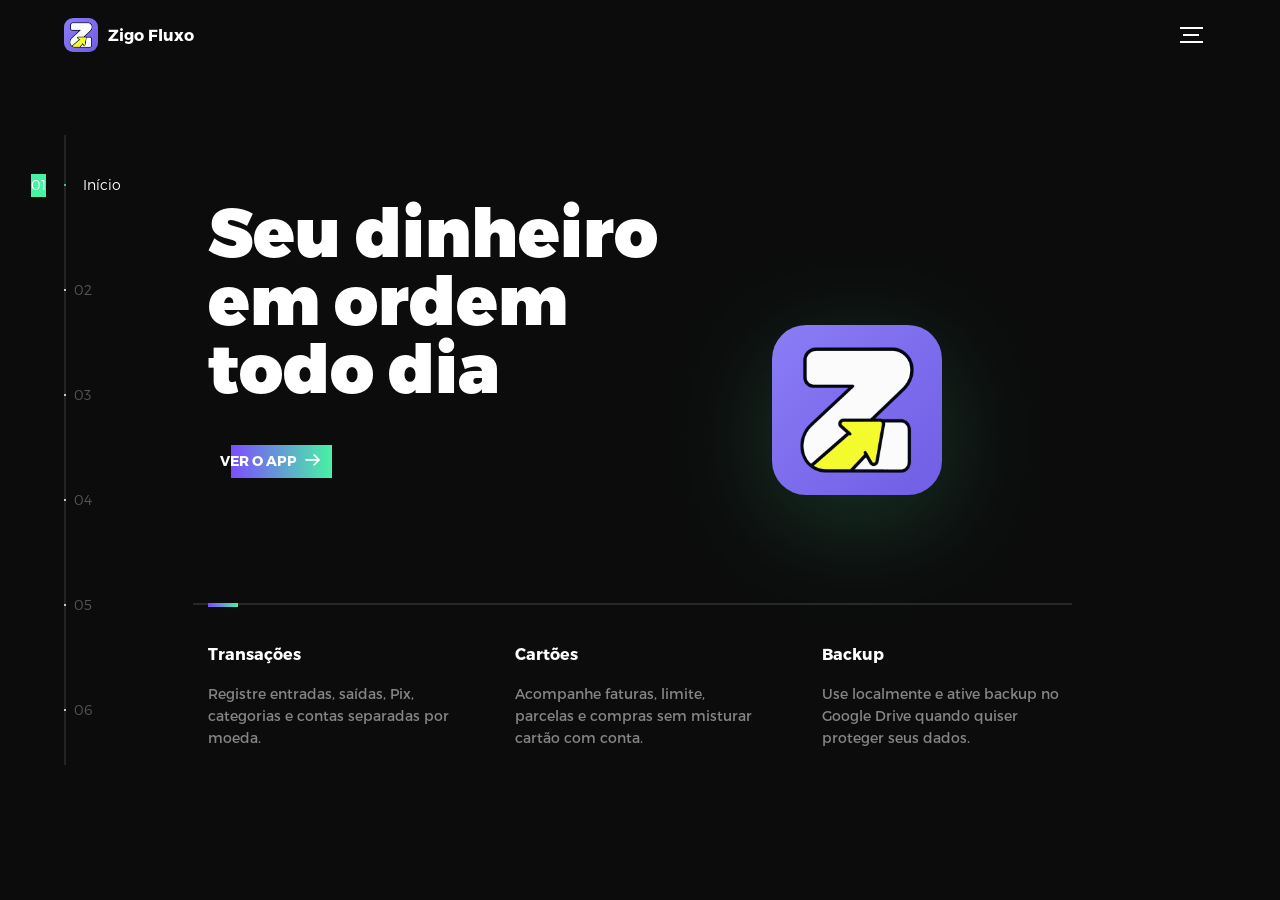
<file: index.html>
<!DOCTYPE html>
<html lang="pt-BR">
<head>
  <title>Zigo Fluxo | Finanças Pessoais</title>
  <meta charset="utf-8">
  <meta name="viewport" content="width=device-width, initial-scale=1">
  <meta http-equiv="X-UA-Compatible" content="IE=edge">
  <meta name="description" content="Zigo Fluxo organiza transações, cartões, orçamentos, metas e backup em um aplicativo financeiro simples.">
  <meta name="keywords" content="zigo fluxo, finanças pessoais, orçamento, cartões, transações, backup">
  <meta name="author" content="Wagner Silva">
  <link rel="icon" href="assets/img/zigo-icon.png">
  <link rel="stylesheet" href="assets/css/main.css">
  <link rel="stylesheet" href="assets/css/zigo-polish.css">
</head>
<body>

<div class="device-notification">
  <a class="device-notification--logo" href="#0">
    <img src="assets/img/zigo-icon.png" alt="Zigo Fluxo">
    <p>Zigo Fluxo</p>
  </a>
  <p class="device-notification--message">Para ver o site com o efeito completo, use o celular em pé ou abra em uma tela maior.</p>
</div>

<div class="perspective effect-rotate-left">
  <div class="container"><div class="outer-nav--return"></div>
    <div id="viewport" class="l-viewport">
      <div class="l-wrapper">
        <header class="header">
          <a class="header--logo" href="#0">
            <img src="assets/img/zigo-icon.png" alt="Zigo Fluxo">
            <p>Zigo Fluxo</p>
          </a>
          <div class="header--nav-toggle" aria-label="Abrir menu">
            <span></span>
          </div>
        </header>

        <nav class="l-side-nav">
          <ul class="side-nav">
            <li class="is-active"><span>Início</span></li>
            <li><span>Sobre</span></li>
            <li><span>App</span></li>
            <li><span>FAQ</span></li>
            <li><span>Privacidade</span></li>
            <li><span>Termos</span></li>
          </ul>
        </nav>

        <ul class="l-main-content main-content">
          <li class="l-section section section--is-active">
            <div class="intro zigo-intro">
              <div class="intro--banner">
                <h1>Seu dinheiro<br>em ordem<br>todo dia</h1>
                <button class="zigo-next">Ver o app
                  <svg version="1.1" xmlns="http://www.w3.org/2000/svg" x="0px" y="0px" viewBox="0 0 150 118" xml:space="preserve">
                    <g transform="translate(0.000000,118.000000) scale(0.100000,-0.100000)">
                      <path d="M870,1167c-34-17-55-57-46-90c3-15,81-100,194-211l187-185l-565-1c-431,0-571-3-590-13c-55-28-64-94-18-137c21-20,33-20,597-20h575l-192-193C800,103,794,94,849,39c20-20,39-29,61-29c28,0,63,30,298,262c147,144,272,271,279,282c30,51,23,60-219,304C947,1180,926,1196,870,1167z"/>
                    </g>
                  </svg>
                  <span class="btn-background"></span>
                </button>
                <img class="zigo-hero-icon" src="assets/img/zigo-icon.png" alt="">
              </div>
              <div class="intro--options">
                <a href="#0">
                  <h3>Transações</h3>
                  <p>Registre entradas, saídas, Pix, categorias e contas separadas por moeda.</p>
                </a>
                <a href="#0">
                  <h3>Cartões</h3>
                  <p>Acompanhe faturas, limite, parcelas e compras sem misturar cartão com conta.</p>
                </a>
                <a href="#0">
                  <h3>Backup</h3>
                  <p>Use localmente e ative backup no Google Drive quando quiser proteger seus dados.</p>
                </a>
              </div>
            </div>
          </li>

          <li class="l-section section">
            <div class="about zigo-about">
              <div class="about--banner">
                <h2>Sobre o<br>Zigo<br>Fluxo</h2>
                <p class="zigo-section-text">Um app de finanças pessoais pensado para a rotina brasileira: entrada, saída, Pix, cartões, parcelas, orçamentos, metas e backup sem transformar controle financeiro em planilha complicada.</p>
                <img src="assets/img/zigo-wallet.png" alt="">
              </div>
              <div class="about--options">
                <a href="#0"><h3>Brasil</h3></a>
                <a href="#0"><h3>Simples</h3></a>
                <a href="#0"><h3>Seguro</h3></a>
              </div>
            </div>
          </li>

          <li class="l-section section">
            <div class="work zigo-resources">
              <h2>App</h2>
              <div class="work--lockup">
                <ul class="slider">
                  <li class="slider--item slider--item-left">
                    <a href="#0">
                      <div class="slider--item-image">
                        <img src="assets/img/zigo-piggy-bank.png" alt="Orçamentos e metas">
                      </div>
                      <p class="slider--item-title">Orçamentos</p>
                      <p class="slider--item-description">Acompanhe limites, progresso e categorias importantes.</p>
                    </a>
                  </li>
                  <li class="slider--item slider--item-center">
                    <a href="#0">
                      <div class="slider--item-image">
                        <img src="assets/img/zigo-credit-card.png" alt="Cartões e faturas">
                      </div>
                      <p class="slider--item-title">Cartões</p>
                      <p class="slider--item-description">Veja faturas, compras parceladas, limite usado e limite disponível.</p>
                    </a>
                  </li>
                  <li class="slider--item slider--item-right">
                    <a href="#0">
                      <div class="slider--item-image">
                        <img src="assets/img/zigo-charts.png" alt="Resumo financeiro">
                      </div>
                      <p class="slider--item-title">Resumo</p>
                      <p class="slider--item-description">Entenda despesas, receitas e patrimônio com gráficos claros.</p>
                    </a>
                  </li>
                </ul>
                <div class="slider--prev">
                  <svg version="1.1" xmlns="http://www.w3.org/2000/svg" x="0px" y="0px" viewBox="0 0 150 118" xml:space="preserve">
                    <g transform="translate(0.000000,118.000000) scale(0.100000,-0.100000)">
                      <path d="M561,1169C525,1155,10,640,3,612c-3-13,1-36,8-52c8-15,134-145,281-289C527,41,562,10,590,10c22,0,41,9,61,29c55,55,49,64-163,278L296,510h575c564,0,576,0,597,20c46,43,37,109-18,137c-19,10-159,13-590,13l-565,1l182,180c101,99,187,188,193,199c16,30,12,57-12,84C631,1174,595,1183,561,1169z"/>
                    </g>
                  </svg>
                </div>
                <div class="slider--next">
                  <svg version="1.1" xmlns="http://www.w3.org/2000/svg" x="0px" y="0px" viewBox="0 0 150 118" xml:space="preserve">
                    <g transform="translate(0.000000,118.000000) scale(0.100000,-0.100000)">
                      <path d="M870,1167c-34-17-55-57-46-90c3-15,81-100,194-211l187-185l-565-1c-431,0-571-3-590-13c-55-28-64-94-18-137c21-20,33-20,597-20h575l-192-193C800,103,794,94,849,39c20-20,39-29,61-29c28,0,63,30,298,262c147,144,272,271,279,282c30,51,23,60-219,304C947,1180,926,1196,870,1167z"/>
                    </g>
                  </svg>
                </div>
              </div>
              <p class="zigo-print-note">Tela preparada para receber os prints oficiais do Zigo Fluxo antes da publicação.</p>
            </div>
          </li>

          <li class="l-section section">
            <div class="hire zigo-faq">
              <h2>Perguntas frequentes</h2>
              <div class="zigo-faq-list">
                <article>
                  <h3>Precisa criar conta?</h3>
                  <p>Não. O usuário pode usar localmente e ativar backup quando quiser.</p>
                </article>
                <article>
                  <h3>O backup salva onde?</h3>
                  <p>Quando ativado, os dados ficam vinculados ao Google Drive do próprio usuário.</p>
                </article>
                <article>
                  <h3>Tem cartões e parcelas?</h3>
                  <p>Sim. O app separa compras no cartão, faturas, parcelas e limite.</p>
                </article>
                <article>
                  <h3>Os dados ficam no aparelho?</h3>
                  <p>Sim. A base principal é local; backup e anexos em nuvem só entram quando o usuário ativa.</p>
                </article>
                <article>
                  <h3>Funciona com real e dólar?</h3>
                  <p>Sim. Contas e lançamentos respeitam a moeda de origem para não misturar valores.</p>
                </article>
                <article>
                  <h3>Tem política de privacidade?</h3>
                  <p>Sim. A política e os termos ficam disponíveis no site e em páginas diretas para as lojas.</p>
                </article>
              </div>
            </div>
          </li>

          <li class="l-section section">
            <div class="hire zigo-legal zigo-privacy">
              <h2>Privacidade</h2>
              <div class="zigo-scroll-text">
                <p><strong>Última atualização:</strong> 7 de agosto de 2026.</p>
                <p>Esta Política de Privacidade explica como o Zigo Fluxo trata informações relacionadas ao uso do aplicativo. A proposta do app é manter a organização financeira sob controle do usuário, com dados principais armazenados no próprio dispositivo e recursos opcionais de backup, anexos e métricas técnicas.</p>
                <h3>1. Quem somos</h3>
                <p>O Zigo Fluxo é um aplicativo de finanças pessoais desenvolvido por Wagner Silva, com operação vinculada à WPS Tecnologia LTDA quando aplicável. Para assuntos de privacidade, o canal informado é suporte@zigofluxo.com.</p>
                <h3>2. Dados financeiros no dispositivo</h3>
                <p>Transações, categorias, contas, cartões, orçamentos, metas, empréstimos, configurações e anexos ficam armazenados localmente no aparelho do usuário. O desenvolvedor não acessa esses dados financeiros locais, salvo se o próprio usuário os exportar, compartilhar ou restaurar por serviços externos escolhidos por ele.</p>
                <h3>3. Backup e Google Drive</h3>
                <p>Quando o usuário ativa backup, login Google ou anexos em nuvem, o aplicativo pode usar a conta Google autorizada pelo usuário para salvar e restaurar arquivos no Google Drive. O conteúdo fica vinculado à conta Google do próprio usuário e sujeito aos termos e políticas do Google.</p>
                <h3>4. Opiniões, diagnóstico e métricas</h3>
                <p>Ao enviar opinião pelo aplicativo, o usuário pode fornecer texto, avaliação e, se quiser, e-mail para retorno. O app também pode registrar dados técnicos mínimos, como falhas, eventos de inicialização, presença online anônima, versão do app, plataforma e informações necessárias para estabilidade, segurança e melhoria do serviço.</p>
                <h3>5. Compras e assinaturas</h3>
                <p>Se recursos pagos forem disponibilizados, pagamentos serão processados pelas lojas oficiais, como Apple App Store e Google Play, e por serviços de validação de assinatura quando usados. O Zigo Fluxo não coleta número de cartão, código de segurança ou senha de pagamento.</p>
                <h3>6. Compartilhamento</h3>
                <p>Não vendemos dados pessoais. Dados podem ser tratados por provedores necessários ao funcionamento do app, como Google, Firebase, Apple, Google Play, serviços de backup, autenticação, diagnóstico e validação de assinatura, sempre conforme a finalidade do recurso usado.</p>
                <h3>7. Base legal e finalidade</h3>
                <p>O tratamento pode ocorrer para execução de contrato ou procedimentos relacionados ao uso do app, cumprimento de obrigação legal ou regulatória, consentimento do usuário, exercício regular de direitos, prevenção à fraude, segurança e legítimo interesse quando aplicável e compatível com a expectativa do usuário.</p>
                <h3>8. Direitos do usuário</h3>
                <p>Nos termos da LGPD, o usuário pode solicitar confirmação de tratamento, acesso, correção, exclusão, portabilidade, informação sobre compartilhamento, revogação de consentimento e revisão de decisões automatizadas quando aplicável. Como muitos dados ficam apenas no aparelho, a exclusão principal pode ser feita no próprio app, apagando dados locais, backups e anexos vinculados.</p>
                <h3>9. Segurança e retenção</h3>
                <p>O app usa medidas técnicas compatíveis com sua finalidade, incluindo armazenamento local protegido e recursos de segurança do sistema operacional. Backups e arquivos externos permanecem enquanto o usuário mantiver esses dados na conta ou serviço escolhido.</p>
                <h3>10. Crianças e adolescentes</h3>
                <p>O Zigo Fluxo não é direcionado a crianças. Caso um responsável identifique uso indevido por menor sem autorização, poderá solicitar orientação pelo canal de privacidade.</p>
                <h3>11. Transferência internacional</h3>
                <p>Alguns provedores de tecnologia podem processar dados fora do Brasil, conforme suas estruturas globais de operação. Quando isso ocorrer, buscamos usar provedores reconhecidos e medidas compatíveis com a legislação aplicável.</p>
                <h3>12. Alterações</h3>
                <p>Esta política pode ser atualizada para refletir mudanças no aplicativo, recursos, integrações ou exigências legais. A versão publicada no site será a referência vigente.</p>
                <p><a href="politica-de-privacidade.html" target="_blank" rel="noopener">Abrir política em página limpa</a></p>
              </div>
            </div>
          </li>

          <li class="l-section section">
            <div class="hire zigo-legal zigo-terms">
              <h2>Termos de uso</h2>
              <div class="zigo-scroll-text">
                <p><strong>Última atualização:</strong> 7 de agosto de 2026.</p>
                <p>Estes Termos de Uso regulam o acesso e uso do Zigo Fluxo. Ao usar o aplicativo, o usuário declara que leu, compreendeu e concorda com estas condições.</p>
                <h3>1. Finalidade do aplicativo</h3>
                <p>O Zigo Fluxo é uma ferramenta de organização financeira pessoal. O app permite registrar entradas, saídas, contas, cartões, faturas, orçamentos, metas, empréstimos, anexos, backups e configurações. O aplicativo não é instituição financeira, banco, consultoria de investimento, contabilidade, assessoria jurídica ou serviço de cobrança.</p>
                <h3>2. Responsabilidade do usuário</h3>
                <p>O usuário é responsável pelas informações que registra, pela conferência dos valores, pela guarda do aparelho, pela ativação de backup quando desejar e pela manutenção de acesso à conta Google ou loja usada em assinaturas. O app auxilia o controle; ele não garante resultado financeiro, economia, lucro, aprovação de crédito ou cumprimento de obrigações fiscais.</p>
                <h3>3. Dados, backup e perda de informação</h3>
                <p>Os dados principais são armazenados no dispositivo. O usuário deve manter backup quando não quiser depender apenas do aparelho. Embora o Zigo Fluxo adote medidas de segurança e integridade, nenhum software é imune a falhas, perda de dispositivo, erro do usuário, corrupção de arquivo, problemas de sistema, indisponibilidade de terceiros ou restauração incorreta.</p>
                <h3>4. Serviços de terceiros</h3>
                <p>Recursos como login Google, Google Drive, lojas de aplicativo, processamento de compras, diagnóstico, notificações e APIs externas dependem de serviços de terceiros. Cada terceiro possui seus próprios termos, políticas, disponibilidade e regras de funcionamento.</p>
                <h3>5. Compras, assinaturas e recursos premium</h3>
                <p>Se forem oferecidos recursos pagos, a contratação ocorrerá pelas lojas oficiais ou meios indicados no app. Preços, renovação, cancelamento, reembolso e impostos seguem as regras da loja aplicável, como Apple App Store ou Google Play. O acesso premium pode depender da validação da assinatura ativa.</p>
                <h3>6. Uso permitido</h3>
                <p>O usuário não deve tentar burlar recursos pagos, explorar falhas, realizar engenharia reversa fora dos limites legais, interferir em serviços, usar o app para fraude ou inserir conteúdo ilegal em anexos, notas ou campos do aplicativo.</p>
                <h3>7. Propriedade intelectual e licenças</h3>
                <p>Nome, marca, identidade visual, adaptações, textos, telas e melhorias do Zigo Fluxo pertencem aos seus respectivos titulares. Partes do projeto podem usar bibliotecas, ícones, gráficos, componentes e bases open source conforme suas licenças próprias, incluindo obrigações de atribuição quando aplicável.</p>
                <h3>8. Disponibilidade e alterações</h3>
                <p>O Zigo Fluxo pode receber atualizações, correções, mudanças de recursos, alterações visuais, ajustes de compatibilidade ou remoção de funcionalidades. Não garantimos disponibilidade ininterrupta, compatibilidade permanente com versões antigas de sistemas ou funcionamento de integrações externas.</p>
                <h3>9. Limitação de responsabilidade</h3>
                <p>Na máxima extensão permitida pela lei, o Zigo Fluxo não será responsável por perdas indiretas, lucros cessantes, decisões financeiras tomadas pelo usuário, lançamento incorreto de dados, perda de acesso a contas externas, falhas de terceiros ou danos decorrentes de uso inadequado do aplicativo.</p>
                <h3>10. Suporte e comunicação</h3>
                <p>O app pode oferecer canais para opinião, sugestão ou solicitação relacionada a dados. O envio de mensagem não cria obrigação de resposta individual, manutenção de recurso específico ou suporte contínuo, mas pode ser usado para melhorar o produto.</p>
                <h3>11. Encerramento</h3>
                <p>O usuário pode parar de usar o app a qualquer momento. O desenvolvedor pode suspender recursos, corrigir abusos ou limitar acesso quando houver violação destes termos, uso indevido, tentativa de fraude ou risco à segurança do serviço.</p>
                <h3>12. Lei aplicável</h3>
                <p>Estes termos são regidos pelas leis do Brasil, sem prejuízo de direitos obrigatórios do consumidor quando aplicáveis.</p>
                <p><a href="termos-de-uso.html" target="_blank" rel="noopener">Abrir termos em página limpa</a></p>
              </div>
            </div>
          </li>
        </ul>
      </div>
    </div>
  </div>

  <ul class="outer-nav">
    <li class="is-active">Início</li>
    <li>Sobre</li>
    <li>App</li>
    <li>FAQ</li>
    <li>Privacidade</li>
    <li>Termos</li>
  </ul>
</div>

<script src="https://ajax.googleapis.com/ajax/libs/jquery/2.2.4/jquery.min.js"></script>
<script>window.jQuery || document.write('<script src="assets/js/vendor/jquery-2.2.4.min.js"><\/script>')</script>
<script src="assets/js/functions-min.js"></script>
<script>
  $('.zigo-next').on('click', function () {
    $('.side-nav li').eq(2).trigger('click');
  });

  $('.zigo-scroll-text').on('mousewheel DOMMouseScroll wheel touchstart touchmove touchend', function (event) {
    event.stopPropagation();
  });

  document.querySelectorAll('.zigo-scroll-text').forEach(function (element) {
    ['touchstart', 'touchmove', 'touchend', 'pointerdown', 'pointermove', 'pointerup'].forEach(function (eventName) {
      element.addEventListener(eventName, function (event) {
        event.stopPropagation();
      }, { passive: true });
    });
  });
</script>
</body>
</html>
</file>
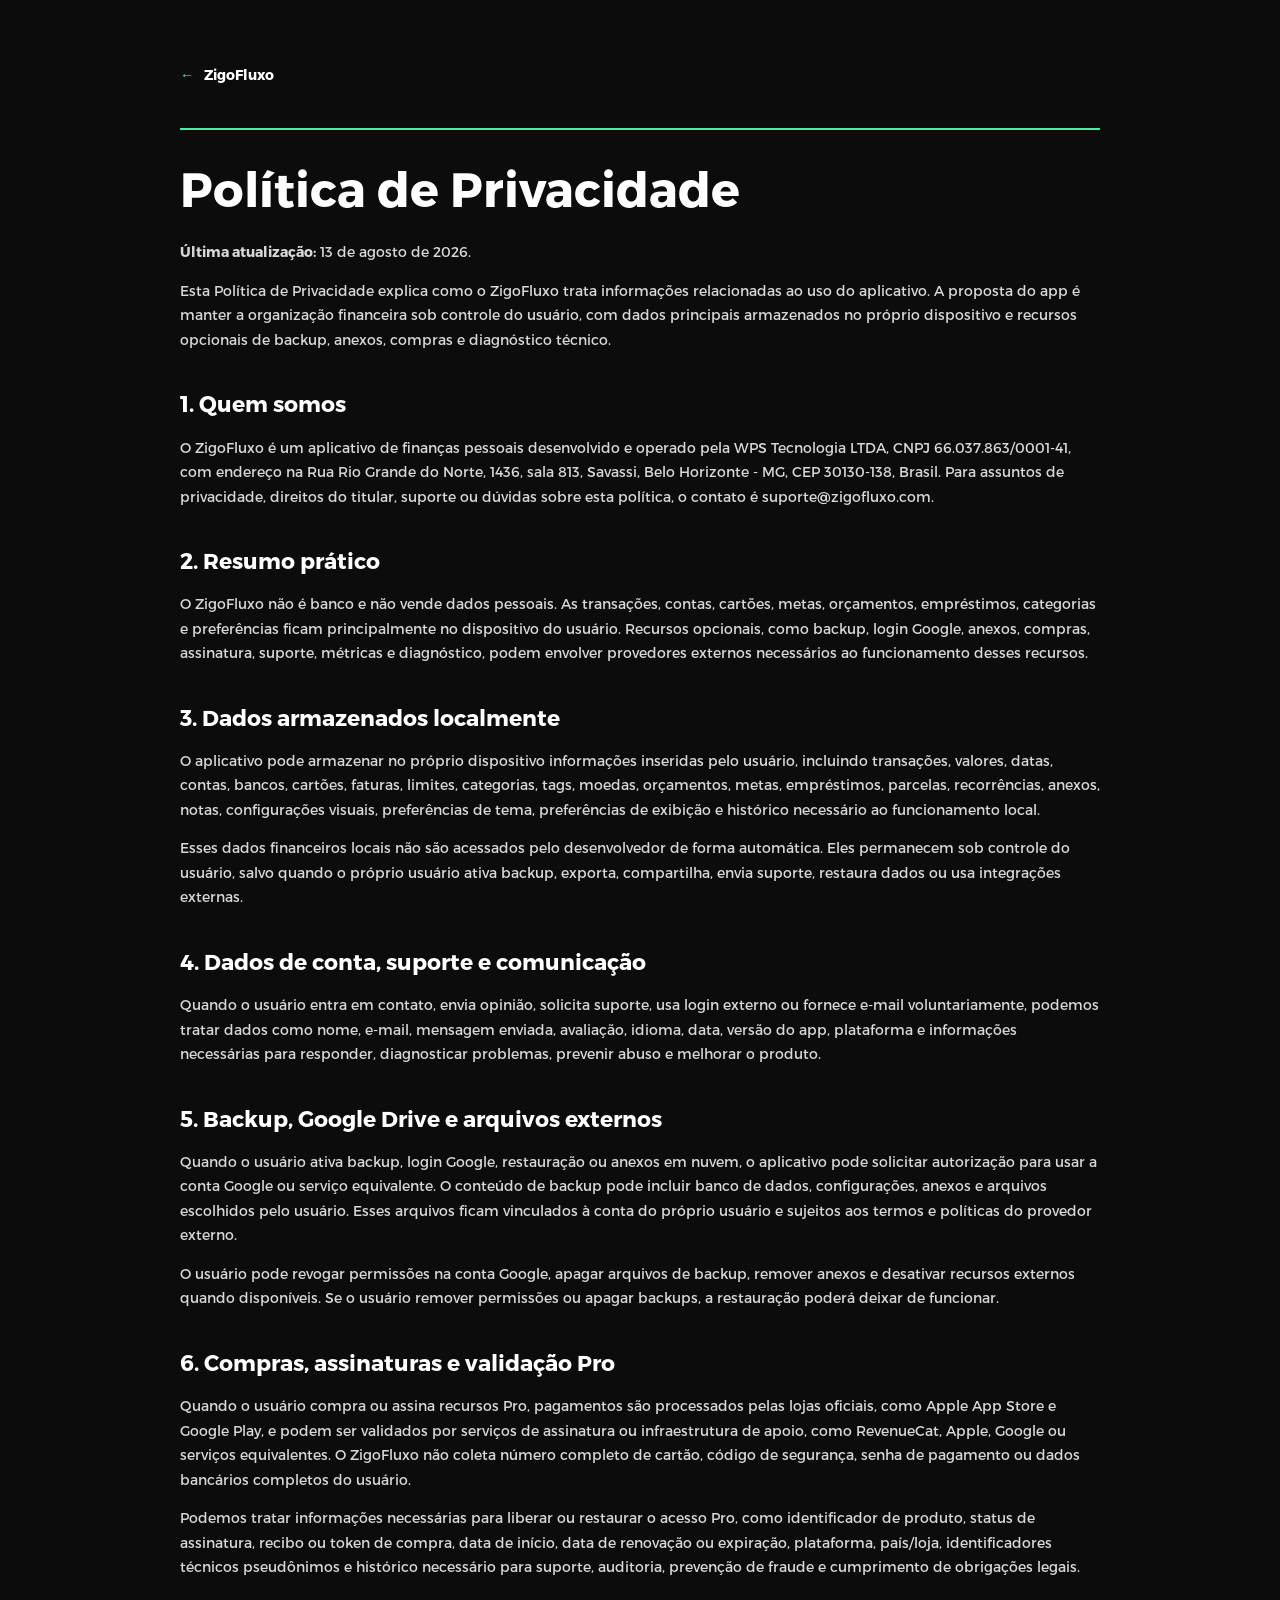
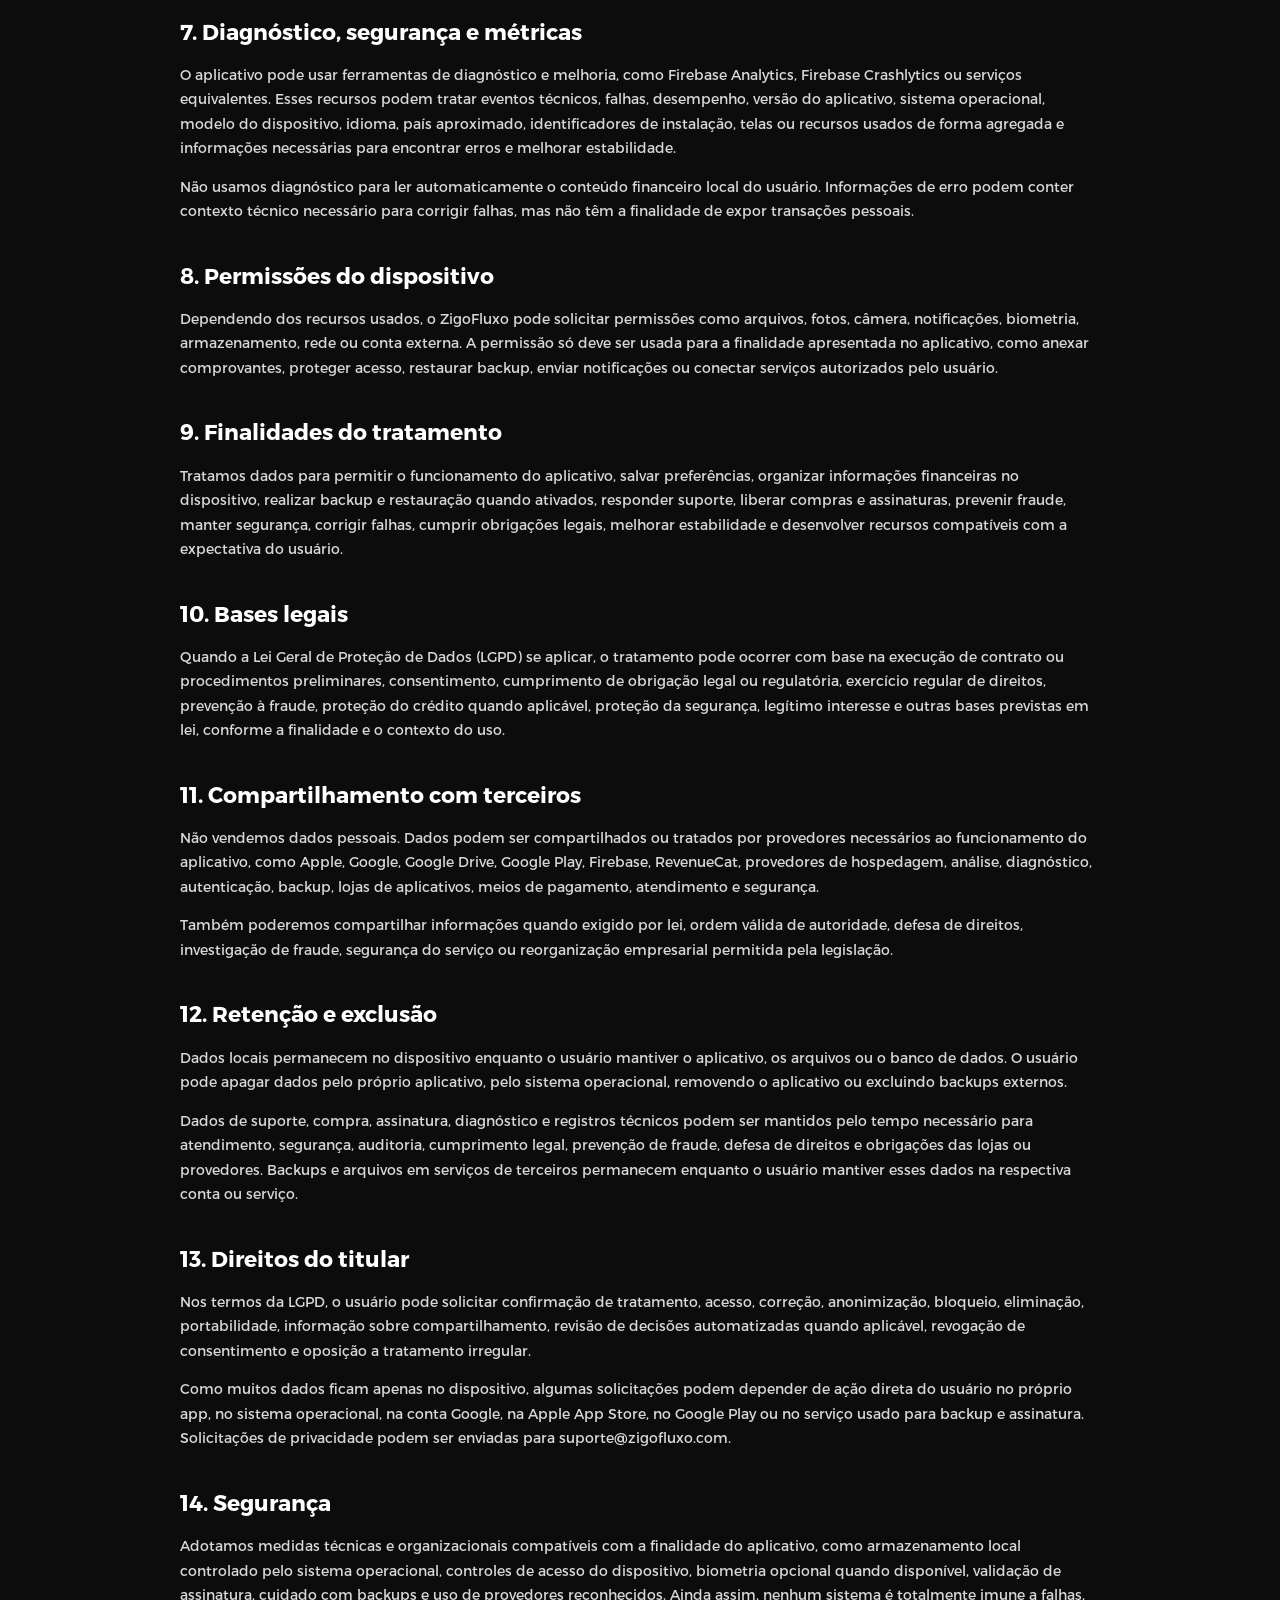
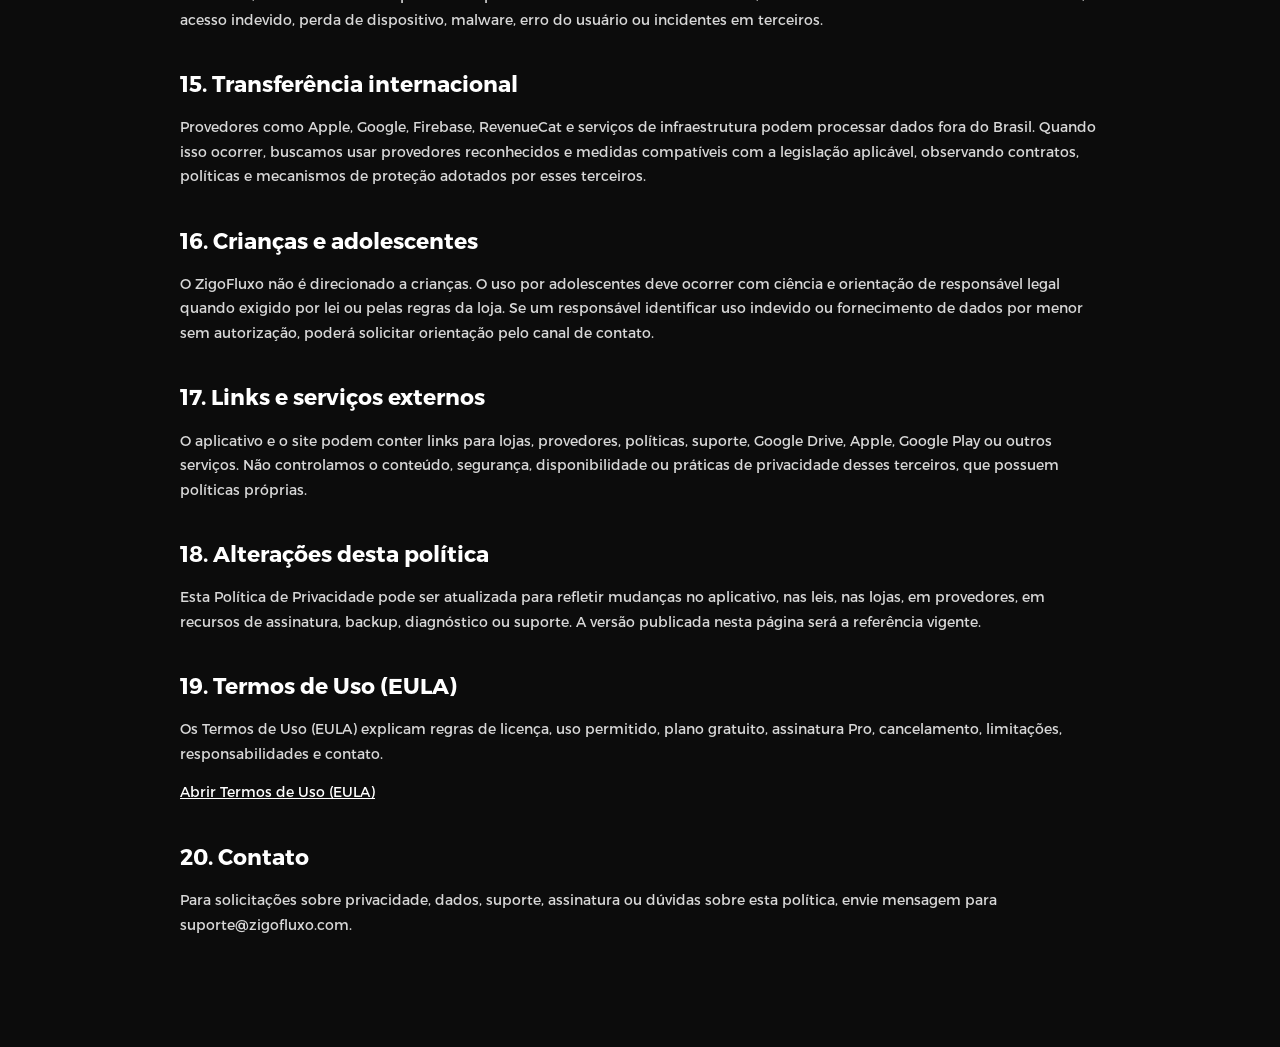
<file: politica-de-privacidade.html>
<!DOCTYPE html>
<html lang="pt-BR">
<head>
  <title>Política de Privacidade | ZigoFluxo</title>
  <meta charset="utf-8">
  <meta http-equiv="X-UA-Compatible" content="IE=edge">
  <meta name="viewport" content="width=device-width, initial-scale=1">
  <meta name="description" content="Política de Privacidade do ZigoFluxo, aplicativo de finanças pessoais com dados locais, backup opcional, compras e diagnóstico.">
  <link rel="icon" href="assets/img/zigo-icon.png">
  <link rel="stylesheet" href="assets/css/main.css">
  <link rel="stylesheet" href="assets/css/zigo-polish.css">
</head>
<body class="zigo-legal-page">
  <main class="zigo-document">
    <a class="zigo-back-link" href="index.html">ZigoFluxo</a>
    <article>
      <h1>Política de Privacidade</h1>
      <p><strong>Última atualização:</strong> 13 de agosto de 2026.</p>
      <p>Esta Política de Privacidade explica como o ZigoFluxo trata informações relacionadas ao uso do aplicativo. A proposta do app é manter a organização financeira sob controle do usuário, com dados principais armazenados no próprio dispositivo e recursos opcionais de backup, anexos, compras e diagnóstico técnico.</p>

      <h2>1. Quem somos</h2>
      <p>O ZigoFluxo é um aplicativo de finanças pessoais desenvolvido e operado pela WPS Tecnologia LTDA, CNPJ 66.037.863/0001-41, com endereço na Rua Rio Grande do Norte, 1436, sala 813, Savassi, Belo Horizonte - MG, CEP 30130-138, Brasil. Para assuntos de privacidade, direitos do titular, suporte ou dúvidas sobre esta política, o contato é suporte@zigofluxo.com.</p>

      <h2>2. Resumo prático</h2>
      <p>O ZigoFluxo não é banco e não vende dados pessoais. As transações, contas, cartões, metas, orçamentos, empréstimos, categorias e preferências ficam principalmente no dispositivo do usuário. Recursos opcionais, como backup, login Google, anexos, compras, assinatura, suporte, métricas e diagnóstico, podem envolver provedores externos necessários ao funcionamento desses recursos.</p>

      <h2>3. Dados armazenados localmente</h2>
      <p>O aplicativo pode armazenar no próprio dispositivo informações inseridas pelo usuário, incluindo transações, valores, datas, contas, bancos, cartões, faturas, limites, categorias, tags, moedas, orçamentos, metas, empréstimos, parcelas, recorrências, anexos, notas, configurações visuais, preferências de tema, preferências de exibição e histórico necessário ao funcionamento local.</p>
      <p>Esses dados financeiros locais não são acessados pelo desenvolvedor de forma automática. Eles permanecem sob controle do usuário, salvo quando o próprio usuário ativa backup, exporta, compartilha, envia suporte, restaura dados ou usa integrações externas.</p>

      <h2>4. Dados de conta, suporte e comunicação</h2>
      <p>Quando o usuário entra em contato, envia opinião, solicita suporte, usa login externo ou fornece e-mail voluntariamente, podemos tratar dados como nome, e-mail, mensagem enviada, avaliação, idioma, data, versão do app, plataforma e informações necessárias para responder, diagnosticar problemas, prevenir abuso e melhorar o produto.</p>

      <h2>5. Backup, Google Drive e arquivos externos</h2>
      <p>Quando o usuário ativa backup, login Google, restauração ou anexos em nuvem, o aplicativo pode solicitar autorização para usar a conta Google ou serviço equivalente. O conteúdo de backup pode incluir banco de dados, configurações, anexos e arquivos escolhidos pelo usuário. Esses arquivos ficam vinculados à conta do próprio usuário e sujeitos aos termos e políticas do provedor externo.</p>
      <p>O usuário pode revogar permissões na conta Google, apagar arquivos de backup, remover anexos e desativar recursos externos quando disponíveis. Se o usuário remover permissões ou apagar backups, a restauração poderá deixar de funcionar.</p>

      <h2>6. Compras, assinaturas e validação Pro</h2>
      <p>Quando o usuário compra ou assina recursos Pro, pagamentos são processados pelas lojas oficiais, como Apple App Store e Google Play, e podem ser validados por serviços de assinatura ou infraestrutura de apoio, como RevenueCat, Apple, Google ou serviços equivalentes. O ZigoFluxo não coleta número completo de cartão, código de segurança, senha de pagamento ou dados bancários completos do usuário.</p>
      <p>Podemos tratar informações necessárias para liberar ou restaurar o acesso Pro, como identificador de produto, status de assinatura, recibo ou token de compra, data de início, data de renovação ou expiração, plataforma, país/loja, identificadores técnicos pseudônimos e histórico necessário para suporte, auditoria, prevenção de fraude e cumprimento de obrigações legais.</p>

      <h2>7. Diagnóstico, segurança e métricas</h2>
      <p>O aplicativo pode usar ferramentas de diagnóstico e melhoria, como Firebase Analytics, Firebase Crashlytics ou serviços equivalentes. Esses recursos podem tratar eventos técnicos, falhas, desempenho, versão do aplicativo, sistema operacional, modelo do dispositivo, idioma, país aproximado, identificadores de instalação, telas ou recursos usados de forma agregada e informações necessárias para encontrar erros e melhorar estabilidade.</p>
      <p>Não usamos diagnóstico para ler automaticamente o conteúdo financeiro local do usuário. Informações de erro podem conter contexto técnico necessário para corrigir falhas, mas não têm a finalidade de expor transações pessoais.</p>

      <h2>8. Permissões do dispositivo</h2>
      <p>Dependendo dos recursos usados, o ZigoFluxo pode solicitar permissões como arquivos, fotos, câmera, notificações, biometria, armazenamento, rede ou conta externa. A permissão só deve ser usada para a finalidade apresentada no aplicativo, como anexar comprovantes, proteger acesso, restaurar backup, enviar notificações ou conectar serviços autorizados pelo usuário.</p>

      <h2>9. Finalidades do tratamento</h2>
      <p>Tratamos dados para permitir o funcionamento do aplicativo, salvar preferências, organizar informações financeiras no dispositivo, realizar backup e restauração quando ativados, responder suporte, liberar compras e assinaturas, prevenir fraude, manter segurança, corrigir falhas, cumprir obrigações legais, melhorar estabilidade e desenvolver recursos compatíveis com a expectativa do usuário.</p>

      <h2>10. Bases legais</h2>
      <p>Quando a Lei Geral de Proteção de Dados (LGPD) se aplicar, o tratamento pode ocorrer com base na execução de contrato ou procedimentos preliminares, consentimento, cumprimento de obrigação legal ou regulatória, exercício regular de direitos, prevenção à fraude, proteção do crédito quando aplicável, proteção da segurança, legítimo interesse e outras bases previstas em lei, conforme a finalidade e o contexto do uso.</p>

      <h2>11. Compartilhamento com terceiros</h2>
      <p>Não vendemos dados pessoais. Dados podem ser compartilhados ou tratados por provedores necessários ao funcionamento do aplicativo, como Apple, Google, Google Drive, Google Play, Firebase, RevenueCat, provedores de hospedagem, análise, diagnóstico, autenticação, backup, lojas de aplicativos, meios de pagamento, atendimento e segurança.</p>
      <p>Também poderemos compartilhar informações quando exigido por lei, ordem válida de autoridade, defesa de direitos, investigação de fraude, segurança do serviço ou reorganização empresarial permitida pela legislação.</p>

      <h2>12. Retenção e exclusão</h2>
      <p>Dados locais permanecem no dispositivo enquanto o usuário mantiver o aplicativo, os arquivos ou o banco de dados. O usuário pode apagar dados pelo próprio aplicativo, pelo sistema operacional, removendo o aplicativo ou excluindo backups externos.</p>
      <p>Dados de suporte, compra, assinatura, diagnóstico e registros técnicos podem ser mantidos pelo tempo necessário para atendimento, segurança, auditoria, cumprimento legal, prevenção de fraude, defesa de direitos e obrigações das lojas ou provedores. Backups e arquivos em serviços de terceiros permanecem enquanto o usuário mantiver esses dados na respectiva conta ou serviço.</p>

      <h2>13. Direitos do titular</h2>
      <p>Nos termos da LGPD, o usuário pode solicitar confirmação de tratamento, acesso, correção, anonimização, bloqueio, eliminação, portabilidade, informação sobre compartilhamento, revisão de decisões automatizadas quando aplicável, revogação de consentimento e oposição a tratamento irregular.</p>
      <p>Como muitos dados ficam apenas no dispositivo, algumas solicitações podem depender de ação direta do usuário no próprio app, no sistema operacional, na conta Google, na Apple App Store, no Google Play ou no serviço usado para backup e assinatura. Solicitações de privacidade podem ser enviadas para suporte@zigofluxo.com.</p>

      <h2>14. Segurança</h2>
      <p>Adotamos medidas técnicas e organizacionais compatíveis com a finalidade do aplicativo, como armazenamento local controlado pelo sistema operacional, controles de acesso do dispositivo, biometria opcional quando disponível, validação de assinatura, cuidado com backups e uso de provedores reconhecidos. Ainda assim, nenhum sistema é totalmente imune a falhas, acesso indevido, perda de dispositivo, malware, erro do usuário ou incidentes em terceiros.</p>

      <h2>15. Transferência internacional</h2>
      <p>Provedores como Apple, Google, Firebase, RevenueCat e serviços de infraestrutura podem processar dados fora do Brasil. Quando isso ocorrer, buscamos usar provedores reconhecidos e medidas compatíveis com a legislação aplicável, observando contratos, políticas e mecanismos de proteção adotados por esses terceiros.</p>

      <h2>16. Crianças e adolescentes</h2>
      <p>O ZigoFluxo não é direcionado a crianças. O uso por adolescentes deve ocorrer com ciência e orientação de responsável legal quando exigido por lei ou pelas regras da loja. Se um responsável identificar uso indevido ou fornecimento de dados por menor sem autorização, poderá solicitar orientação pelo canal de contato.</p>

      <h2>17. Links e serviços externos</h2>
      <p>O aplicativo e o site podem conter links para lojas, provedores, políticas, suporte, Google Drive, Apple, Google Play ou outros serviços. Não controlamos o conteúdo, segurança, disponibilidade ou práticas de privacidade desses terceiros, que possuem políticas próprias.</p>

      <h2>18. Alterações desta política</h2>
      <p>Esta Política de Privacidade pode ser atualizada para refletir mudanças no aplicativo, nas leis, nas lojas, em provedores, em recursos de assinatura, backup, diagnóstico ou suporte. A versão publicada nesta página será a referência vigente.</p>

      <h2>19. Termos de Uso (EULA)</h2>
      <p>Os Termos de Uso (EULA) explicam regras de licença, uso permitido, plano gratuito, assinatura Pro, cancelamento, limitações, responsabilidades e contato.</p>
      <p><a href="termos-de-uso.html" target="_blank" rel="noopener">Abrir Termos de Uso (EULA)</a></p>

      <h2>20. Contato</h2>
      <p>Para solicitações sobre privacidade, dados, suporte, assinatura ou dúvidas sobre esta política, envie mensagem para suporte@zigofluxo.com.</p>
    </article>
  </main>
</body>
</html>
</file>
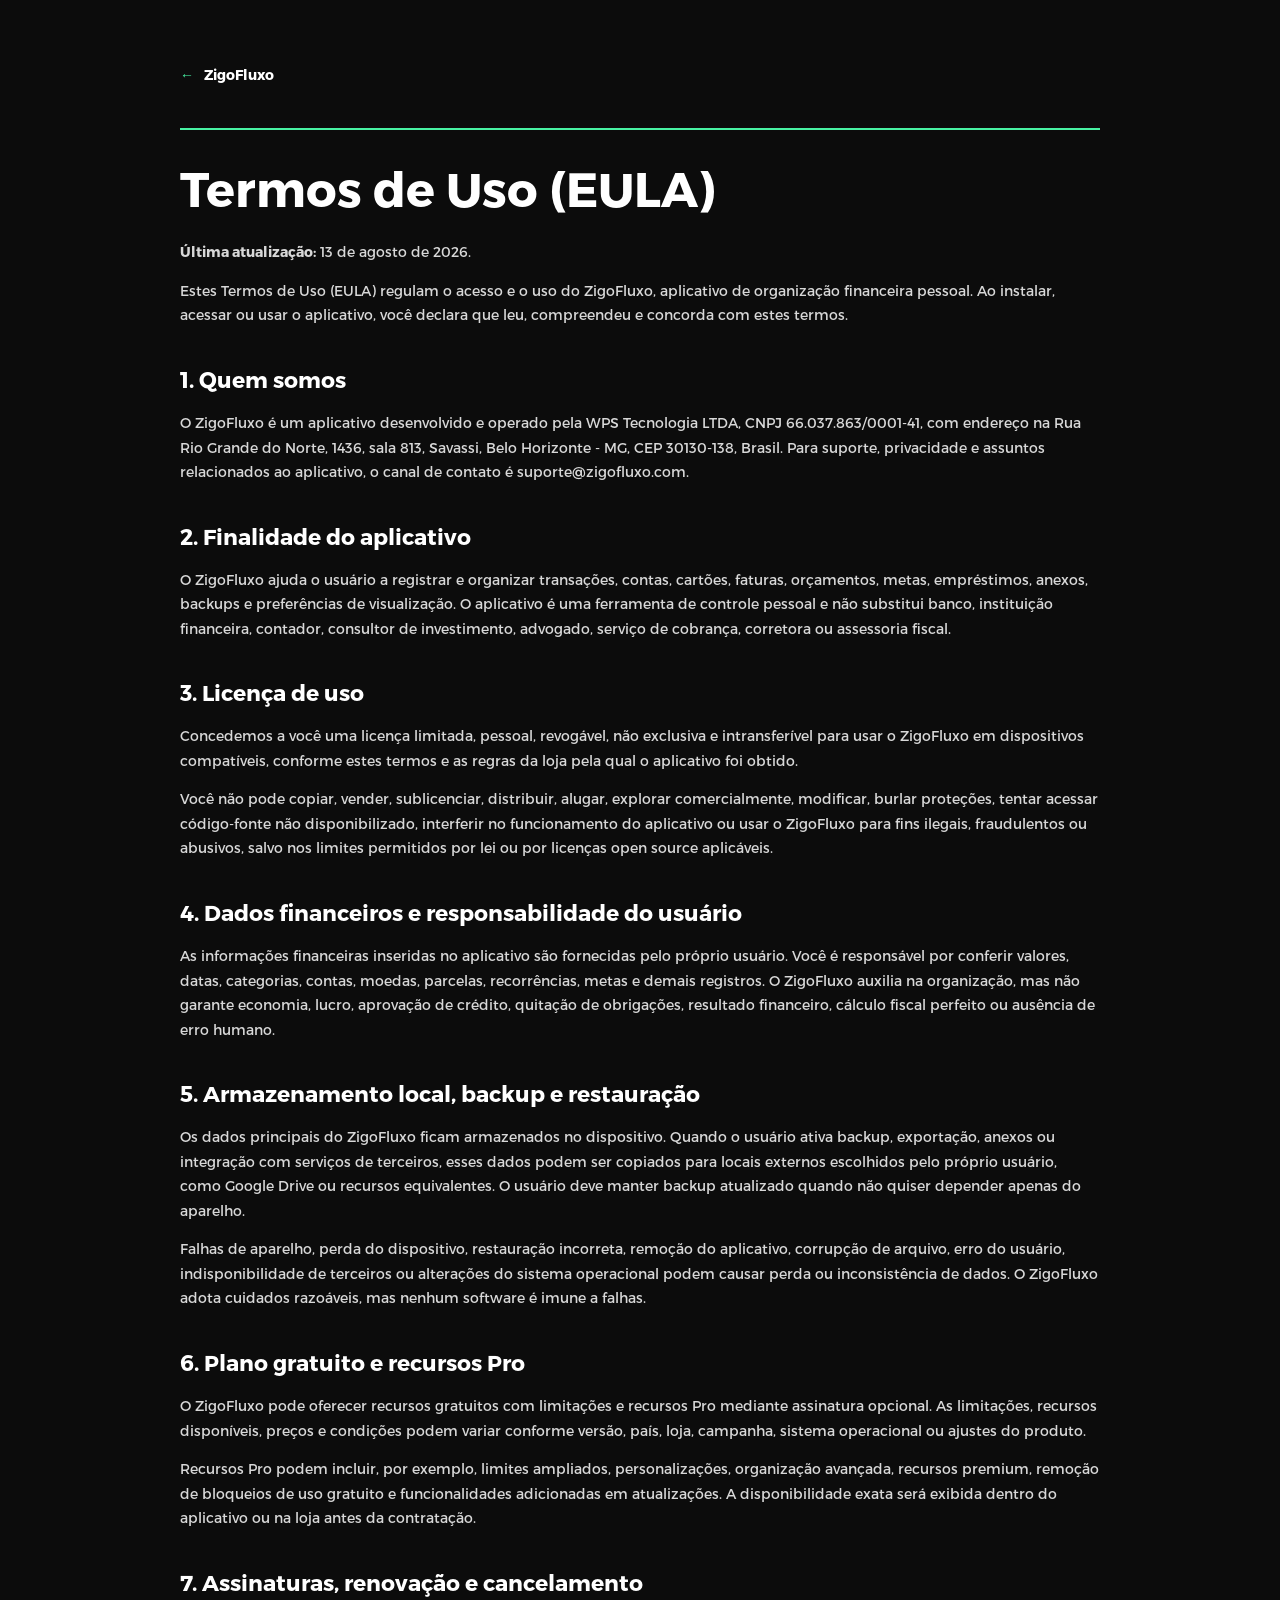
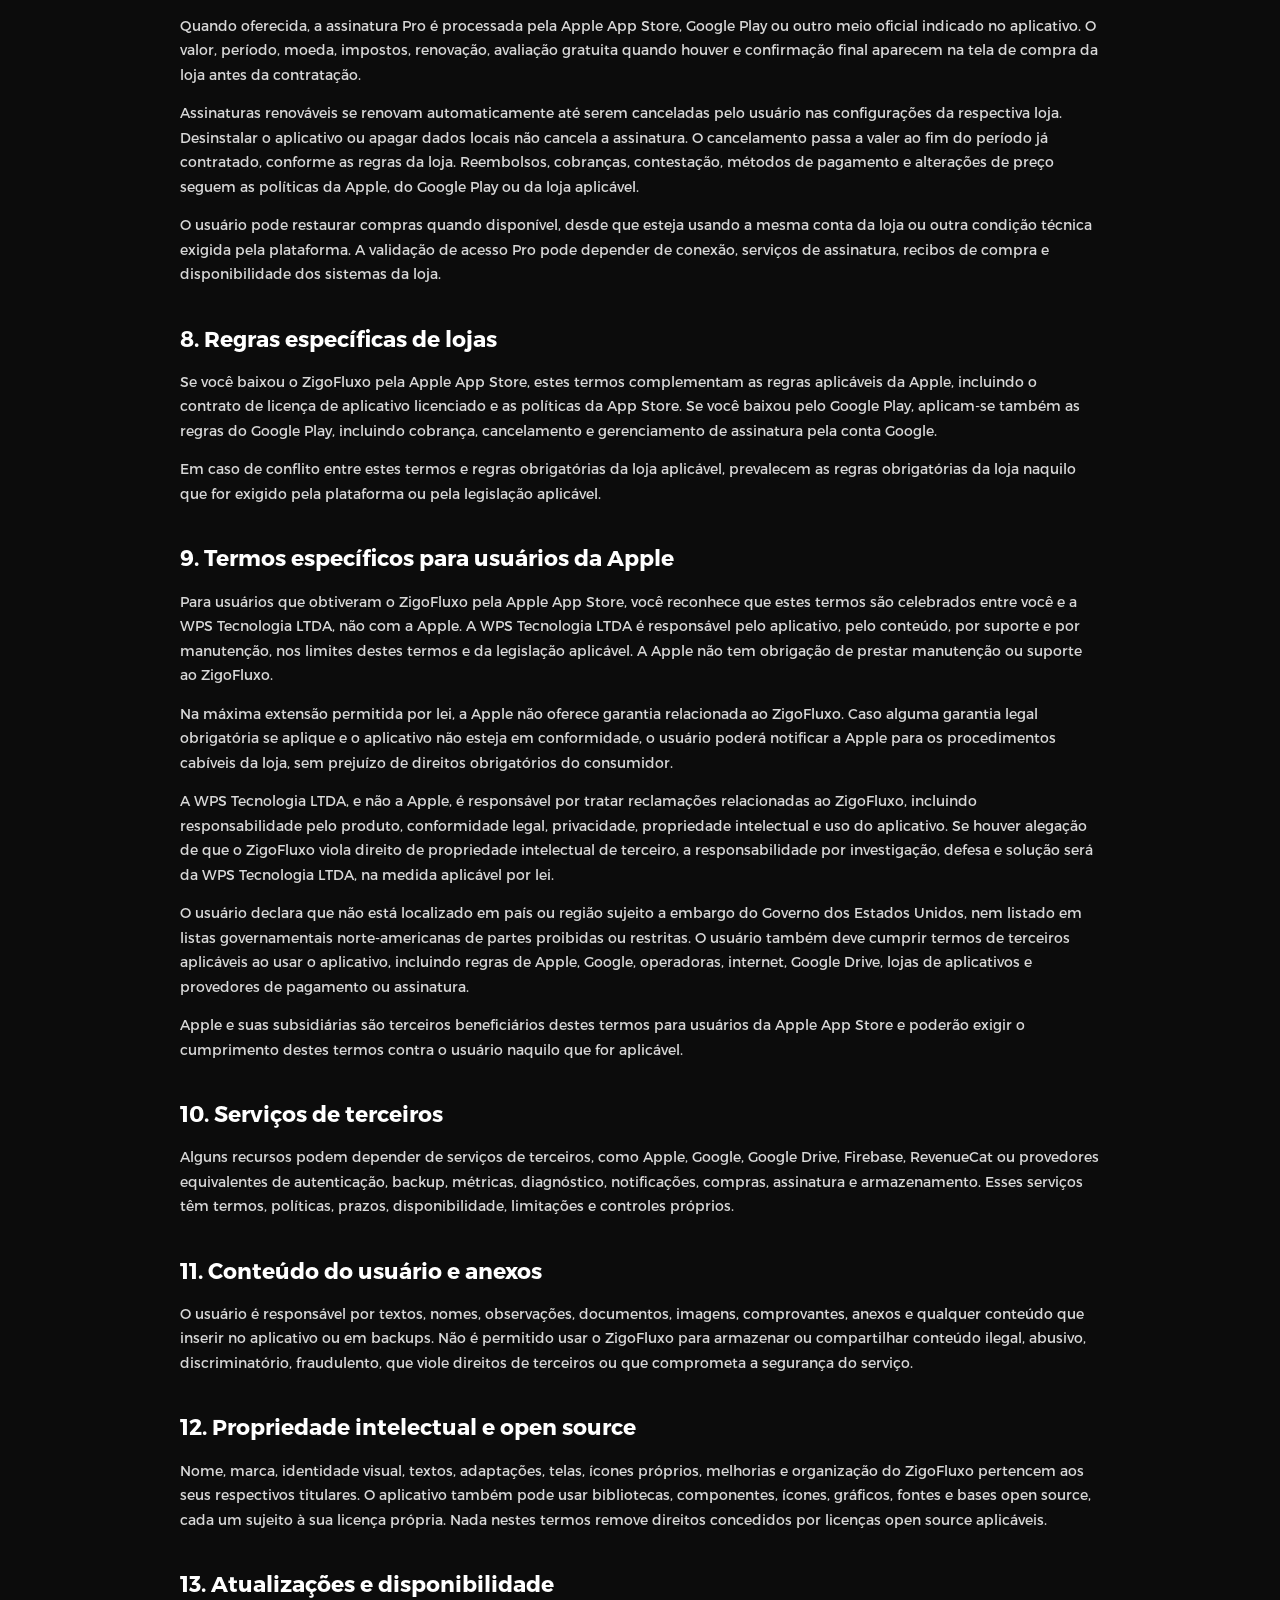
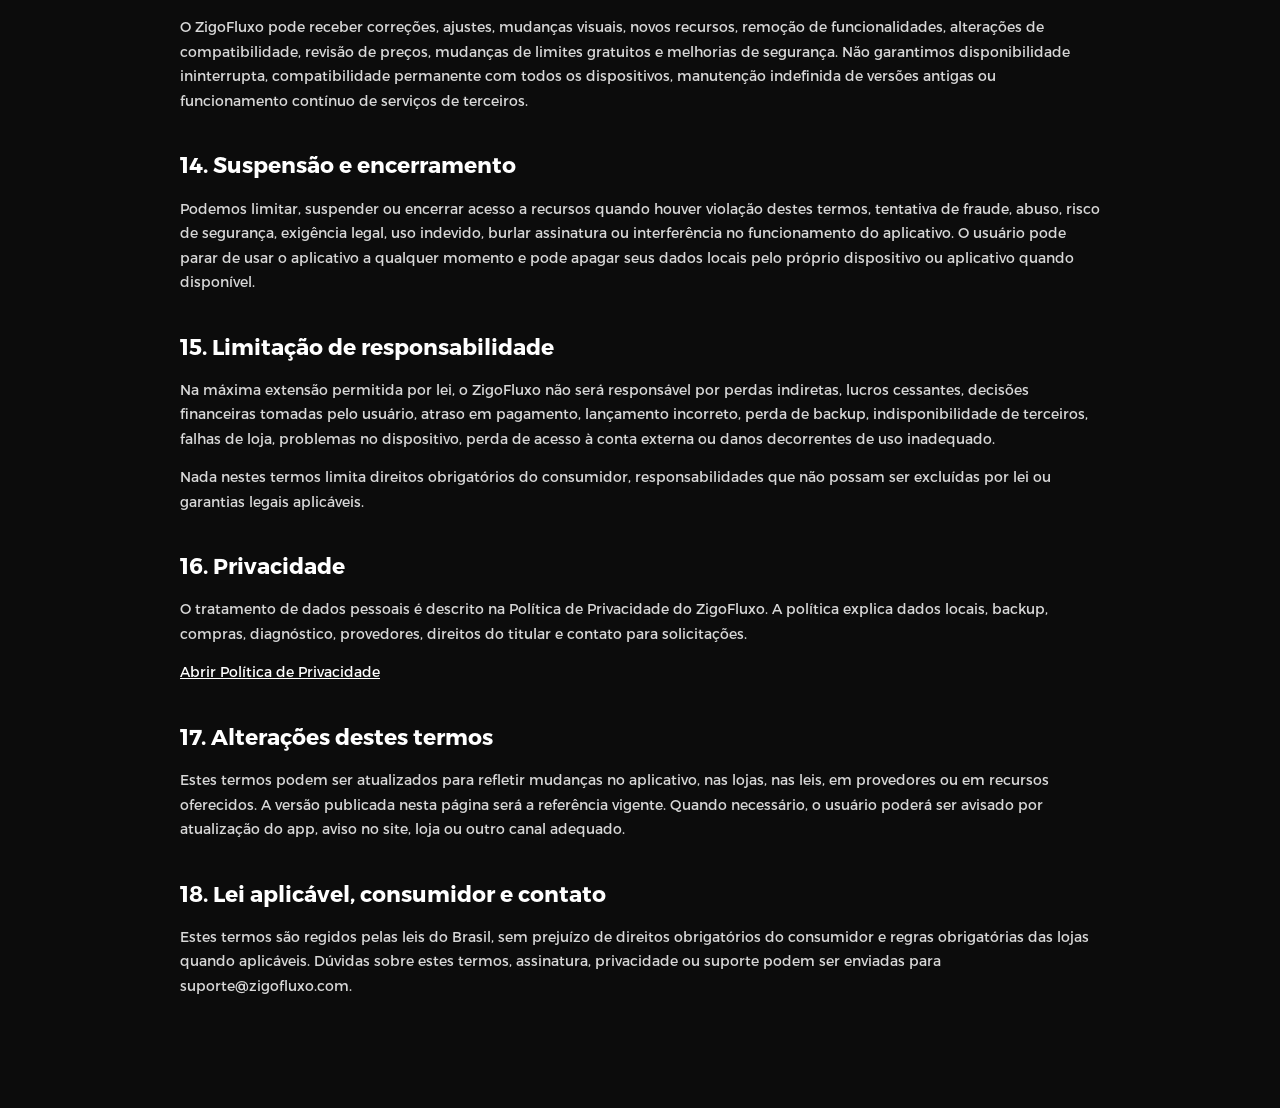
<file: termos-de-uso.html>
<!DOCTYPE html>
<html lang="pt-BR">
<head>
  <title>Termos de Uso (EULA) | ZigoFluxo</title>
  <meta charset="utf-8">
  <meta http-equiv="X-UA-Compatible" content="IE=edge">
  <meta name="viewport" content="width=device-width, initial-scale=1">
  <meta name="description" content="Termos de Uso (EULA) do ZigoFluxo, aplicativo de finanças pessoais com recursos gratuitos e assinatura Pro opcional.">
  <link rel="icon" href="assets/img/zigo-icon.png">
  <link rel="stylesheet" href="assets/css/main.css">
  <link rel="stylesheet" href="assets/css/zigo-polish.css">
</head>
<body class="zigo-legal-page">
  <main class="zigo-document">
    <a class="zigo-back-link" href="index.html">ZigoFluxo</a>
    <article>
      <h1>Termos de Uso (EULA)</h1>
      <p><strong>Última atualização:</strong> 13 de agosto de 2026.</p>
      <p>Estes Termos de Uso (EULA) regulam o acesso e o uso do ZigoFluxo, aplicativo de organização financeira pessoal. Ao instalar, acessar ou usar o aplicativo, você declara que leu, compreendeu e concorda com estes termos.</p>

      <h2>1. Quem somos</h2>
      <p>O ZigoFluxo é um aplicativo desenvolvido e operado pela WPS Tecnologia LTDA, CNPJ 66.037.863/0001-41, com endereço na Rua Rio Grande do Norte, 1436, sala 813, Savassi, Belo Horizonte - MG, CEP 30130-138, Brasil. Para suporte, privacidade e assuntos relacionados ao aplicativo, o canal de contato é suporte@zigofluxo.com.</p>

      <h2>2. Finalidade do aplicativo</h2>
      <p>O ZigoFluxo ajuda o usuário a registrar e organizar transações, contas, cartões, faturas, orçamentos, metas, empréstimos, anexos, backups e preferências de visualização. O aplicativo é uma ferramenta de controle pessoal e não substitui banco, instituição financeira, contador, consultor de investimento, advogado, serviço de cobrança, corretora ou assessoria fiscal.</p>

      <h2>3. Licença de uso</h2>
      <p>Concedemos a você uma licença limitada, pessoal, revogável, não exclusiva e intransferível para usar o ZigoFluxo em dispositivos compatíveis, conforme estes termos e as regras da loja pela qual o aplicativo foi obtido.</p>
      <p>Você não pode copiar, vender, sublicenciar, distribuir, alugar, explorar comercialmente, modificar, burlar proteções, tentar acessar código-fonte não disponibilizado, interferir no funcionamento do aplicativo ou usar o ZigoFluxo para fins ilegais, fraudulentos ou abusivos, salvo nos limites permitidos por lei ou por licenças open source aplicáveis.</p>

      <h2>4. Dados financeiros e responsabilidade do usuário</h2>
      <p>As informações financeiras inseridas no aplicativo são fornecidas pelo próprio usuário. Você é responsável por conferir valores, datas, categorias, contas, moedas, parcelas, recorrências, metas e demais registros. O ZigoFluxo auxilia na organização, mas não garante economia, lucro, aprovação de crédito, quitação de obrigações, resultado financeiro, cálculo fiscal perfeito ou ausência de erro humano.</p>

      <h2>5. Armazenamento local, backup e restauração</h2>
      <p>Os dados principais do ZigoFluxo ficam armazenados no dispositivo. Quando o usuário ativa backup, exportação, anexos ou integração com serviços de terceiros, esses dados podem ser copiados para locais externos escolhidos pelo próprio usuário, como Google Drive ou recursos equivalentes. O usuário deve manter backup atualizado quando não quiser depender apenas do aparelho.</p>
      <p>Falhas de aparelho, perda do dispositivo, restauração incorreta, remoção do aplicativo, corrupção de arquivo, erro do usuário, indisponibilidade de terceiros ou alterações do sistema operacional podem causar perda ou inconsistência de dados. O ZigoFluxo adota cuidados razoáveis, mas nenhum software é imune a falhas.</p>

      <h2>6. Plano gratuito e recursos Pro</h2>
      <p>O ZigoFluxo pode oferecer recursos gratuitos com limitações e recursos Pro mediante assinatura opcional. As limitações, recursos disponíveis, preços e condições podem variar conforme versão, país, loja, campanha, sistema operacional ou ajustes do produto.</p>
      <p>Recursos Pro podem incluir, por exemplo, limites ampliados, personalizações, organização avançada, recursos premium, remoção de bloqueios de uso gratuito e funcionalidades adicionadas em atualizações. A disponibilidade exata será exibida dentro do aplicativo ou na loja antes da contratação.</p>

      <h2>7. Assinaturas, renovação e cancelamento</h2>
      <p>Quando oferecida, a assinatura Pro é processada pela Apple App Store, Google Play ou outro meio oficial indicado no aplicativo. O valor, período, moeda, impostos, renovação, avaliação gratuita quando houver e confirmação final aparecem na tela de compra da loja antes da contratação.</p>
      <p>Assinaturas renováveis se renovam automaticamente até serem canceladas pelo usuário nas configurações da respectiva loja. Desinstalar o aplicativo ou apagar dados locais não cancela a assinatura. O cancelamento passa a valer ao fim do período já contratado, conforme as regras da loja. Reembolsos, cobranças, contestação, métodos de pagamento e alterações de preço seguem as políticas da Apple, do Google Play ou da loja aplicável.</p>
      <p>O usuário pode restaurar compras quando disponível, desde que esteja usando a mesma conta da loja ou outra condição técnica exigida pela plataforma. A validação de acesso Pro pode depender de conexão, serviços de assinatura, recibos de compra e disponibilidade dos sistemas da loja.</p>

      <h2>8. Regras específicas de lojas</h2>
      <p>Se você baixou o ZigoFluxo pela Apple App Store, estes termos complementam as regras aplicáveis da Apple, incluindo o contrato de licença de aplicativo licenciado e as políticas da App Store. Se você baixou pelo Google Play, aplicam-se também as regras do Google Play, incluindo cobrança, cancelamento e gerenciamento de assinatura pela conta Google.</p>
      <p>Em caso de conflito entre estes termos e regras obrigatórias da loja aplicável, prevalecem as regras obrigatórias da loja naquilo que for exigido pela plataforma ou pela legislação aplicável.</p>

      <h2>9. Termos específicos para usuários da Apple</h2>
      <p>Para usuários que obtiveram o ZigoFluxo pela Apple App Store, você reconhece que estes termos são celebrados entre você e a WPS Tecnologia LTDA, não com a Apple. A WPS Tecnologia LTDA é responsável pelo aplicativo, pelo conteúdo, por suporte e por manutenção, nos limites destes termos e da legislação aplicável. A Apple não tem obrigação de prestar manutenção ou suporte ao ZigoFluxo.</p>
      <p>Na máxima extensão permitida por lei, a Apple não oferece garantia relacionada ao ZigoFluxo. Caso alguma garantia legal obrigatória se aplique e o aplicativo não esteja em conformidade, o usuário poderá notificar a Apple para os procedimentos cabíveis da loja, sem prejuízo de direitos obrigatórios do consumidor.</p>
      <p>A WPS Tecnologia LTDA, e não a Apple, é responsável por tratar reclamações relacionadas ao ZigoFluxo, incluindo responsabilidade pelo produto, conformidade legal, privacidade, propriedade intelectual e uso do aplicativo. Se houver alegação de que o ZigoFluxo viola direito de propriedade intelectual de terceiro, a responsabilidade por investigação, defesa e solução será da WPS Tecnologia LTDA, na medida aplicável por lei.</p>
      <p>O usuário declara que não está localizado em país ou região sujeito a embargo do Governo dos Estados Unidos, nem listado em listas governamentais norte-americanas de partes proibidas ou restritas. O usuário também deve cumprir termos de terceiros aplicáveis ao usar o aplicativo, incluindo regras de Apple, Google, operadoras, internet, Google Drive, lojas de aplicativos e provedores de pagamento ou assinatura.</p>
      <p>Apple e suas subsidiárias são terceiros beneficiários destes termos para usuários da Apple App Store e poderão exigir o cumprimento destes termos contra o usuário naquilo que for aplicável.</p>

      <h2>10. Serviços de terceiros</h2>
      <p>Alguns recursos podem depender de serviços de terceiros, como Apple, Google, Google Drive, Firebase, RevenueCat ou provedores equivalentes de autenticação, backup, métricas, diagnóstico, notificações, compras, assinatura e armazenamento. Esses serviços têm termos, políticas, prazos, disponibilidade, limitações e controles próprios.</p>

      <h2>11. Conteúdo do usuário e anexos</h2>
      <p>O usuário é responsável por textos, nomes, observações, documentos, imagens, comprovantes, anexos e qualquer conteúdo que inserir no aplicativo ou em backups. Não é permitido usar o ZigoFluxo para armazenar ou compartilhar conteúdo ilegal, abusivo, discriminatório, fraudulento, que viole direitos de terceiros ou que comprometa a segurança do serviço.</p>

      <h2>12. Propriedade intelectual e open source</h2>
      <p>Nome, marca, identidade visual, textos, adaptações, telas, ícones próprios, melhorias e organização do ZigoFluxo pertencem aos seus respectivos titulares. O aplicativo também pode usar bibliotecas, componentes, ícones, gráficos, fontes e bases open source, cada um sujeito à sua licença própria. Nada nestes termos remove direitos concedidos por licenças open source aplicáveis.</p>

      <h2>13. Atualizações e disponibilidade</h2>
      <p>O ZigoFluxo pode receber correções, ajustes, mudanças visuais, novos recursos, remoção de funcionalidades, alterações de compatibilidade, revisão de preços, mudanças de limites gratuitos e melhorias de segurança. Não garantimos disponibilidade ininterrupta, compatibilidade permanente com todos os dispositivos, manutenção indefinida de versões antigas ou funcionamento contínuo de serviços de terceiros.</p>

      <h2>14. Suspensão e encerramento</h2>
      <p>Podemos limitar, suspender ou encerrar acesso a recursos quando houver violação destes termos, tentativa de fraude, abuso, risco de segurança, exigência legal, uso indevido, burlar assinatura ou interferência no funcionamento do aplicativo. O usuário pode parar de usar o aplicativo a qualquer momento e pode apagar seus dados locais pelo próprio dispositivo ou aplicativo quando disponível.</p>

      <h2>15. Limitação de responsabilidade</h2>
      <p>Na máxima extensão permitida por lei, o ZigoFluxo não será responsável por perdas indiretas, lucros cessantes, decisões financeiras tomadas pelo usuário, atraso em pagamento, lançamento incorreto, perda de backup, indisponibilidade de terceiros, falhas de loja, problemas no dispositivo, perda de acesso à conta externa ou danos decorrentes de uso inadequado.</p>
      <p>Nada nestes termos limita direitos obrigatórios do consumidor, responsabilidades que não possam ser excluídas por lei ou garantias legais aplicáveis.</p>

      <h2>16. Privacidade</h2>
      <p>O tratamento de dados pessoais é descrito na Política de Privacidade do ZigoFluxo. A política explica dados locais, backup, compras, diagnóstico, provedores, direitos do titular e contato para solicitações.</p>
      <p><a href="politica-de-privacidade.html" target="_blank" rel="noopener">Abrir Política de Privacidade</a></p>

      <h2>17. Alterações destes termos</h2>
      <p>Estes termos podem ser atualizados para refletir mudanças no aplicativo, nas lojas, nas leis, em provedores ou em recursos oferecidos. A versão publicada nesta página será a referência vigente. Quando necessário, o usuário poderá ser avisado por atualização do app, aviso no site, loja ou outro canal adequado.</p>

      <h2>18. Lei aplicável, consumidor e contato</h2>
      <p>Estes termos são regidos pelas leis do Brasil, sem prejuízo de direitos obrigatórios do consumidor e regras obrigatórias das lojas quando aplicáveis. Dúvidas sobre estes termos, assinatura, privacidade ou suporte podem ser enviadas para suporte@zigofluxo.com.</p>
    </article>
  </main>
</body>
</html>
</file>
<file: assets/css/main.css>
@font-face{font-family:'Montserrat';src:url("fonts/Montserrat-Black.eot");src:local("☺"),url("fonts/Montserrat-Black.woff") format("woff"),url("fonts/Montserrat-Black.ttf") format("truetype"),url("fonts/Montserrat-Black.svg") format("svg");font-weight:900;font-style:normal}@font-face{font-family:'Montserrat';src:url("fonts/Montserrat-Bold.eot");src:local("☺"),url("fonts/Montserrat-Bold.woff") format("woff"),url("fonts/Montserrat-Bold.ttf") format("truetype"),url("fonts/Montserrat-Bold.svg") format("svg");font-weight:700;font-style:normal}@font-face{font-family:'Montserrat';src:url("fonts/Montserrat-Regular.eot");src:local("☺"),url("fonts/Montserrat-Regular.woff") format("woff"),url("fonts/Montserrat-Regular.ttf") format("truetype"),url("fonts/Montserrat-Regular.svg") format("svg");font-weight:400;font-style:normal}@font-face{font-family:'Montserrat';src:url("fonts/Montserrat-Light.eot");src:local("☺"),url("fonts/Montserrat-Light.woff") format("woff"),url("fonts/Montserrat-Light.ttf") format("truetype"),url("fonts/Montserrat-Light.svg") format("svg");font-weight:300;font-style:normal}/*! normalize.css v3.0.2 | MIT License | git.io/normalize */html{font-family:sans-serif;-ms-text-size-adjust:100%;-webkit-text-size-adjust:100%}body{margin:0}article,aside,details,figcaption,figure,footer,header,hgroup,main,menu,nav,section,summary{display:block}audio,canvas,progress,video{display:inline-block;vertical-align:baseline}audio:not([controls]){display:none;height:0}[hidden],template{display:none}a{background-color:transparent}a:active,a:hover{outline:0}abbr[title]{border-bottom:1px dotted}b,strong{font-weight:bold}dfn{font-style:italic}h1{font-size:2em;margin:0.67em 0}mark{background:#ff0;color:#000}small{font-size:80%}sub,sup{font-size:75%;line-height:0;position:relative;vertical-align:baseline}sup{top:-0.5em}sub{bottom:-0.25em}img{border:0}svg:not(:root){overflow:hidden}figure{margin:1em 40px}hr{box-sizing:content-box;height:0}pre{overflow:auto}code,kbd,pre,samp{font-family:monospace, monospace;font-size:1em}button,input,optgroup,select,textarea{color:inherit;font:inherit;margin:0}button{overflow:visible}button,select{text-transform:none}button,html input[type="button"],input[type="reset"],input[type="submit"]{-webkit-appearance:button;cursor:pointer}button[disabled],html input[disabled]{cursor:default}button::-moz-focus-inner,input::-moz-focus-inner{border:0;padding:0}input{line-height:normal}input[type="checkbox"],input[type="radio"]{box-sizing:border-box;padding:0}input[type="number"]::-webkit-inner-spin-button,input[type="number"]::-webkit-outer-spin-button{height:auto}input[type="search"]{-webkit-appearance:textfield;box-sizing:content-box}input[type="search"]::-webkit-search-cancel-button,input[type="search"]::-webkit-search-decoration{-webkit-appearance:none}fieldset{border:1px solid #c0c0c0;margin:0 2px;padding:0.35em 0.625em 0.75em}legend{border:0;padding:0}textarea{overflow:auto}optgroup{font-weight:bold}table{border-collapse:collapse;border-spacing:0}td,th{padding:0}::-moz-selection{background:#FFF498}::selection{background:#FFF498}::-moz-selection{background:#FFF498}img::-moz-selection{background:transparent}img::selection{background:transparent}img::-moz-selection{background:transparent}body{-webkit-tap-highlight-color:#FFF498}body{background-color:#0c0c0c;font-size:14px;line-height:1.6;font-family:"Montserrat",sans-serif;color:#fff;-webkit-font-smoothing:antialiased;-webkit-text-size-adjust:100%}.l-viewport{position:relative;width:100%;height:100vh;box-shadow:0 0 45px 5px rgba(0,0,0,0.85);overflow:hidden}.l-wrapper{position:relative;width:1440px;max-width:90%;height:100%;margin:0 auto}.l-side-nav{position:absolute;left:0;display:-webkit-box;display:-webkit-flex;display:-ms-flexbox;display:flex;height:100%;-webkit-box-align:center;-webkit-align-items:center;-ms-flex-align:center;align-items:center}.l-side-nav::before{content:"";position:absolute;top:50%;left:0;-webkit-transform:translateY(-50%);transform:translateY(-50%);width:2px;height:70%;max-height:750px;background-color:#555;opacity:.35;z-index:10}@media (max-width: 1180px){.l-side-nav{display:none}}.l-main-content{position:relative;width:100%;height:100%;margin:0;padding:0;list-style:none}.l-section{position:absolute;width:100%;height:100%}.device-notification{display:none;position:fixed;top:0;left:0;width:100%;height:100%;-webkit-box-orient:vertical;-webkit-box-direction:normal;-webkit-flex-direction:column;-ms-flex-direction:column;flex-direction:column;-webkit-box-align:center;-webkit-align-items:center;-ms-flex-align:center;-ms-grid-row-align:center;align-items:center;-webkit-box-pack:center;-webkit-justify-content:center;-ms-flex-pack:center;justify-content:center;background-color:#0c0c0c;z-index:12}.device-notification--logo{display:-webkit-box;display:-webkit-flex;display:-ms-flexbox;display:flex;-webkit-box-align:center;-webkit-align-items:center;-ms-flex-align:center;align-items:center;text-decoration:none;color:#fff}.device-notification--logo p{margin:0 0 0 10px;font-size:16px;font-weight:700;text-transform:uppercase}.device-notification--message{width:70%;margin:30px 0 0 0;font-weight:700;text-align:center}@media (max-width: 767px) and (min-width: 601px) and (max-height: 680px){.device-notification{display:-webkit-box;display:-webkit-flex;display:-ms-flexbox;display:flex}}@media (max-width: 600px) and (min-width: 480px) and (max-height: 580px){.device-notification{display:-webkit-box;display:-webkit-flex;display:-ms-flexbox;display:flex}}@media (max-width: 736px) and (min-width: 360px) and (orientation: landscape){.device-notification{display:-webkit-box;display:-webkit-flex;display:-ms-flexbox;display:flex}}@media(max-width: 359px){.device-notification{display:-webkit-box;display:-webkit-flex;display:-ms-flexbox;display:flex}}.section{opacity:0;visibility:hidden;-webkit-transition:opacity .4s ease-in-out,visibility 0s .4s;transition:opacity .4s ease-in-out,visibility 0s .4s}.section--is-active{opacity:1;visibility:visible;z-index:1;-webkit-transition:opacity .4s ease-in-out .4s;transition:opacity .4s ease-in-out .4s}.section--next{-webkit-transform:translateY(-45px);transform:translateY(-45px);-webkit-transition:-webkit-transform .4s ease-in-out;transition:-webkit-transform .4s ease-in-out;transition:transform .4s ease-in-out;transition:transform .4s ease-in-out, -webkit-transform .4s ease-in-out}.section--prev{-webkit-transform:translateY(45px);transform:translateY(45px);-webkit-transition:-webkit-transform .4s ease-in-out;transition:-webkit-transform .4s ease-in-out;transition:transform .4s ease-in-out;transition:transform .4s ease-in-out, -webkit-transform .4s ease-in-out}.header{position:absolute;top:0;left:0;display:-webkit-box;display:-webkit-flex;display:-ms-flexbox;display:flex;width:100%;height:70px;-webkit-box-align:center;-webkit-align-items:center;-ms-flex-align:center;align-items:center;-webkit-box-pack:justify;-webkit-justify-content:space-between;-ms-flex-pack:justify;justify-content:space-between;z-index:10}.header--logo{display:-webkit-box;display:-webkit-flex;display:-ms-flexbox;display:flex;-webkit-box-align:center;-webkit-align-items:center;-ms-flex-align:center;align-items:center;text-decoration:none;color:#fff}.header--logo p{margin:0 0 0 10px;font-size:16px;font-weight:700;text-transform:uppercase}.header--nav-toggle{display:-webkit-box;display:-webkit-flex;display:-ms-flexbox;display:flex;width:50px;height:50px;-webkit-box-orient:vertical;-webkit-box-direction:normal;-webkit-flex-direction:column;-ms-flex-direction:column;flex-direction:column;-webkit-box-align:center;-webkit-align-items:center;-ms-flex-align:center;align-items:center;-webkit-box-pack:center;-webkit-justify-content:center;-ms-flex-pack:center;justify-content:center;cursor:pointer}.header--nav-toggle span,.header--nav-toggle::before,.header--nav-toggle::after{content:"";position:relative;width:16px;height:2px;background-color:#fff}.header--nav-toggle::before{bottom:5px;width:23px}.header--nav-toggle::after{top:5px;width:23px}.header--cta{position:absolute;top:50%;left:50%;-webkit-transform:translate(-50%, -50%);transform:translate(-50%, -50%);padding:0 20px;line-height:30px;text-decoration:none;color:#fff;font-weight:700;text-transform:uppercase;background-color:#0f33ff;border:none;opacity:0;visibility:hidden;-webkit-transition:opacity .4s ease-in-out,visibility 0s .4s;transition:opacity .4s ease-in-out,visibility 0s .4s}.header--cta:focus{outline:none}.header--cta.is-active{opacity:1;visibility:visible;-webkit-transition:opacity .4s ease-in-out .4s;transition:opacity .4s ease-in-out .4s}@media (max-width: 767px){.header--cta{display:none}}.side-nav{position:relative;display:-webkit-box;display:-webkit-flex;display:-ms-flexbox;display:flex;width:100px;height:70%;max-height:750px;-webkit-box-orient:vertical;-webkit-box-direction:normal;-webkit-flex-direction:column;-ms-flex-direction:column;flex-direction:column;-webkit-justify-content:space-around;-ms-flex-pack:distribute;justify-content:space-around;margin:0;padding:0;list-style-position:inside;z-index:10}.side-nav>li{position:relative;top:-5px;color:#fff;font-size:6px;cursor:pointer}.side-nav>li span{position:relative;top:3px;left:10px;color:#fff;font-size:14px;font-weight:300;opacity:0;visibility:hidden}.side-nav>li::before{position:absolute;top:3px;left:10px;color:#555;font-size:14px;font-weight:300}.side-nav li:nth-child(1)::before{content:"01"}.side-nav li:nth-child(2)::before{content:"02"}.side-nav li:nth-child(3)::before{content:"03"}.side-nav li:nth-child(4)::before{content:"04"}.side-nav li:nth-child(5)::before{content:"05"}.side-nav li.is-active{color:#0f33ff;-webkit-transition:color .4s ease-in-out;transition:color .4s ease-in-out}.side-nav li.is-active span{opacity:1;visibility:visible;-webkit-transition:opacity .4s ease-in-out;transition:opacity .4s ease-in-out}.side-nav li.is-active::before{left:-33px;color:#fff}.intro{position:relative;display:-webkit-box;display:-webkit-flex;display:-ms-flexbox;display:flex;width:900px;max-width:75%;height:100%;-webkit-box-orient:vertical;-webkit-box-direction:normal;-webkit-flex-direction:column;-ms-flex-direction:column;flex-direction:column;-webkit-box-pack:center;-webkit-justify-content:center;-ms-flex-pack:center;justify-content:center;margin:0 auto}@media (max-width: 1180px){.intro{max-width:100%}}.intro--banner{position:relative;height:475px}.intro--banner::before{content:"";position:absolute;bottom:20px;left:-15px;right:0;height:2px;background-color:#282828}.intro--banner::after{content:"";position:absolute;bottom:18px;left:0;width:30px;height:4px;background-color:#0f33ff}.intro--banner h1{position:relative;font-size:68px;font-weight:900;line-height:1;z-index:1}.intro--banner button{position:relative;padding:5px 17px 5px 12px;font-weight:700;text-transform:uppercase;background-color:transparent;border:none}.intro--banner button .btn-background{position:absolute;top:0;left:23px;right:0;height:100%;background-color:#0f33ff;z-index:-1;-webkit-transition:left .2s ease-in-out;transition:left .2s ease-in-out}.intro--banner button:hover .btn-background{left:0}.intro--banner button:focus{outline:none}.intro--banner button svg{position:relative;left:5px;width:15px;fill:#fff}.intro--banner img{position:absolute;bottom:21px;right:-12px}.intro--options{display:-webkit-box;display:-webkit-flex;display:-ms-flexbox;display:flex;-webkit-box-pack:justify;-webkit-justify-content:space-between;-ms-flex-pack:justify;justify-content:space-between;margin:0;padding:0;list-style:none}.intro--options>a{max-width:250px;text-decoration:none;color:#282828;-webkit-transition:color .2s ease-in-out;transition:color .2s ease-in-out}.intro--options>a:hover{color:#fff}.intro--options h3{font-size:16px;text-transform:uppercase}.intro--options p{margin-bottom:0}@media (max-width: 900px){.intro--banner{height:380px}.intro--banner h1{font-size:55px}.intro--banner img{width:430px}.intro--options>a{margin-right:30px}.intro--options>a:last-child{margin-right:0}}@media (max-width: 767px){.intro--banner{height:305px}.intro--banner h1{font-size:44px}.intro--banner img{width:330px}.intro--options{display:block}.intro--options>a{display:block;max-width:100%;margin:0 0 30px 0}.intro--options>a:last-child{margin-bottom:0}}@media (max-width: 600px){.intro--banner{height:360px}.intro--banner h1{font-size:55px}.intro--banner img{display:none}}@media (max-width: 600px) and (max-height: 750px){.intro--banner{height:auto}.intro--banner::before,.intro--banner::after{display:none}.intro--banner h1{margin-top:0}.intro--options{display:none}}.work{position:relative;display:-webkit-box;display:-webkit-flex;display:-ms-flexbox;display:flex;width:960px;max-width:80%;height:100%;-webkit-box-orient:vertical;-webkit-box-direction:normal;-webkit-flex-direction:column;-ms-flex-direction:column;flex-direction:column;-webkit-box-pack:center;-webkit-justify-content:center;-ms-flex-pack:center;justify-content:center;margin:0 auto}@media (max-width: 1180px){.work{max-width:100%}}.work h2{margin:0 0 20px 0;font-size:30px;text-align:center}.work--lockup{position:relative}.work--lockup .slider{position:relative;display:-webkit-box;display:-webkit-flex;display:-ms-flexbox;display:flex;width:80%;margin:0 auto;padding:0;list-style:none}.work--lockup .slider--item{position:absolute;display:none;text-align:center}.work--lockup .slider--item a{text-decoration:none;color:#858585}.work--lockup .slider--item-title{margin-top:10px;font-size:12px;font-weight:700;text-transform:uppercase}.work--lockup .slider--item-description{display:none;max-width:250px;margin:0 auto}.work--lockup .slider--item-image{width:150px;height:150px;margin:0 auto;border-radius:50%;overflow:hidden}.work--lockup .slider--item-image img{width:100%}.work--lockup .slider--item-left{top:50%;left:0;-webkit-transform:translateY(-50%);transform:translateY(-50%);display:block}.work--lockup .slider--item-right{top:50%;right:0;-webkit-transform:translateY(-50%);transform:translateY(-50%);display:block}.work--lockup .slider--item-center{position:relative;top:30px;left:50%;-webkit-transform:translateX(-50%);transform:translateX(-50%);display:block}.work--lockup .slider--item-center a{color:#fff}.work--lockup .slider--item-center .slider--item-title{margin-top:25px;font-size:16px}.work--lockup .slider--item-center .slider--item-description{display:block}.work--lockup .slider--item-center .slider--item-image{width:300px;height:300px}.work--lockup .slider--next,.work--lockup .slider--prev{position:absolute;top:160px;display:-webkit-box;display:-webkit-flex;display:-ms-flexbox;display:flex;width:50px;height:50px;-webkit-box-align:center;-webkit-align-items:center;-ms-flex-align:center;align-items:center;-webkit-box-pack:center;-webkit-justify-content:center;-ms-flex-pack:center;justify-content:center;background-color:#282828;border-radius:50%;cursor:pointer}.work--lockup .slider--next svg,.work--lockup .slider--prev svg{width:20px;fill:#fff}.work--lockup .slider--next{right:0}.work--lockup .slider--prev{left:0}@media (max-width: 900px){.work--lockup .slider--item-image{width:120px;height:120px}.work--lockup .slider--item-center .slider--item-image{width:240px;height:240px}.work--lockup .slider--next,.work--lockup .slider--prev{top:130px}}@media (max-width: 767px){.work--lockup .slider{width:75%}.work--lockup .slider--item-image{width:90px;height:90px}.work--lockup .slider--item-center .slider--item-image{width:190px;height:190px}.work--lockup .slider--next,.work--lockup .slider--prev{top:105px}}@media (max-width: 600px){.work--lockup .slider{width:auto}.work--lockup .slider--item-left,.work--lockup .slider--item-right{display:none}}.about{position:relative;display:-webkit-box;display:-webkit-flex;display:-ms-flexbox;display:flex;width:900px;max-width:75%;height:100%;-webkit-box-orient:vertical;-webkit-box-direction:normal;-webkit-flex-direction:column;-ms-flex-direction:column;flex-direction:column;-webkit-box-pack:center;-webkit-justify-content:center;-ms-flex-pack:center;justify-content:center;margin:0 auto}@media (max-width: 1180px){.about{max-width:100%}}.about--banner{position:relative;height:475px}.about--banner::before{content:"";position:absolute;top:20px;left:200px;-webkit-transform:rotate(-25deg);transform:rotate(-25deg);border:5px solid #0f33ff;border-right-color:transparent;border-bottom-color:transparent}.about--banner::after{content:"";position:absolute;top:75px;left:400px;-webkit-transform:rotate(45deg);transform:rotate(45deg);width:10px;height:10px;background-color:#0f33ff}.about--banner h2{position:relative;margin-top:35px;font-size:68px;font-weight:900;line-height:1;z-index:1}.about--banner h2::before{content:"";position:absolute;top:60px;left:268px;width:30px;height:30px;background-color:#0f33ff;border-radius:50%}.about--banner h2::after{content:"";position:absolute;top:255px;left:255px;width:10px;height:10px;background-color:#0f33ff}.about--banner a{padding:5px 17px 5px 0;text-decoration:none;color:#fff;font-weight:700;text-transform:uppercase;background-color:transparent}.about--banner a:hover svg{left:10px}.about--banner a svg{position:relative;left:5px;width:15px;fill:#fff;-webkit-transition:left .2s ease-in-out;transition:left .2s ease-in-out}.about--banner img{position:absolute;bottom:-90px;right:-12px}.about--options{display:-webkit-box;display:-webkit-flex;display:-ms-flexbox;display:flex;max-width:600px;-webkit-box-pack:justify;-webkit-justify-content:space-between;-ms-flex-pack:justify;justify-content:space-between;margin:0;padding:0;list-style:none}.about--options>a{position:relative;width:150px;height:75px;text-decoration:none;color:#fff;border:10px solid #0f33ff;background-position:center;background-size:cover;background-repeat:no-repeat}.about--options>a:nth-child(1){background-image:url("../img/about-winners.jpg")}.about--options>a:nth-child(2){background-image:url("../img/about-philosophy.jpg")}.about--options>a:nth-child(3){background-image:url("../img/about-history.jpg")}.about--options>a:hover h3{bottom:-50px}.about--options h3{position:absolute;bottom:-38px;left:10px;font-size:16px;text-transform:uppercase;-webkit-transition:bottom .2s ease-in-out,left .2s ease-in-out;transition:bottom .2s ease-in-out,left .2s ease-in-out}@media (max-width: 767px){.about--banner{height:305px}.about--banner::before{top:0;left:125px}.about--banner::after{top:35px;left:260px}.about--banner h2{margin-top:10px;font-size:44px}.about--banner h2::before{top:28px;left:168px}.about--banner h2::after{top:163px;left:163px}.about--banner img{width:315px}}@media (max-width: 600px){.about--banner{height:auto}.about--banner::before{left:155px}.about--banner::after{left:310px}.about--banner h2{margin-top:0;font-size:55px}.about--banner h2::before{top:43px;left:214px}.about--banner h2::after{top:205px;left:205px}.about--banner img{display:none}.about--options{display:none}}.contact{position:fixed;top:0;left:0;width:100%;height:100%;background-image:url("../img/contact-visual.png");background-position:center;background-size:cover;background-repeat:no-repeat}.contact--lockup{position:relative;display:-webkit-box;display:-webkit-flex;display:-ms-flexbox;display:flex;width:900px;max-width:75%;height:100%;-webkit-box-align:center;-webkit-align-items:center;-ms-flex-align:center;align-items:center;-webkit-box-pack:end;-webkit-justify-content:flex-end;-ms-flex-pack:end;justify-content:flex-end;margin:0 auto}@media (max-width: 1180px){.contact--lockup{max-width:90%}}@media (max-width: 767px){.contact--lockup{-webkit-box-pack:center;-webkit-justify-content:center;-ms-flex-pack:center;justify-content:center}}.contact--lockup .modal{padding:45px 45px;text-align:center;background-color:#0c0c0c;box-shadow:0 0 30px 0 rgba(0,0,0,0.75)}.contact--lockup .modal--information p,.contact--lockup .modal--information a{display:block;margin:14px 0;text-decoration:none;color:#fff;font-weight:700}.contact--lockup .modal--information p{margin-top:0}.contact--lockup .modal--options{margin:0;padding:0;list-style:none}.contact--lockup .modal--options>li{width:130px;margin:0 auto 25px auto}.contact--lockup .modal--options li:nth-child(1){background-color:#1769ff}.contact--lockup .modal--options li:nth-child(2){background-color:#ea4c89}.contact--lockup .modal--options li:nth-child(3){margin-bottom:0;background-color:#0f33ff;text-transform:uppercase}.contact--lockup .modal--options a{display:block;width:100%;padding:8px 0;text-decoration:none;color:#fff;font-weight:700}.hire{position:relative;display:-webkit-box;display:-webkit-flex;display:-ms-flexbox;display:flex;width:700px;max-width:75%;height:100%;-webkit-box-orient:vertical;-webkit-box-direction:normal;-webkit-flex-direction:column;-ms-flex-direction:column;flex-direction:column;-webkit-box-pack:center;-webkit-justify-content:center;-ms-flex-pack:center;justify-content:center;margin:0 auto}@media (max-width: 1180px){.hire{max-width:100%}}.hire h2{margin:0 0 20px 0;font-size:30px;text-align:center}.work-request{display:-webkit-box;display:-webkit-flex;display:-ms-flexbox;display:flex;width:100%;-webkit-box-orient:vertical;-webkit-box-direction:normal;-webkit-flex-direction:column;-ms-flex-direction:column;flex-direction:column;-webkit-box-align:center;-webkit-align-items:center;-ms-flex-align:center;align-items:center;color:#fff}.work-request input[type="submit"]{width:400px;max-width:100%;line-height:50px;font-size:16px;font-weight:700;text-transform:uppercase;background-color:#0f33ff;border:none;border-radius:0}.work-request input[type="submit"]:focus{outline:none}.work-request--options{display:-webkit-box;display:-webkit-flex;display:-ms-flexbox;display:flex;width:100%;-webkit-box-orient:vertical;-webkit-box-direction:normal;-webkit-flex-direction:column;-ms-flex-direction:column;flex-direction:column;-webkit-box-align:center;-webkit-align-items:center;-ms-flex-align:center;align-items:center;margin:30px 0}.work-request--options .options-a{display:-webkit-box;display:-webkit-flex;display:-ms-flexbox;display:flex;width:100%;-webkit-box-pack:justify;-webkit-justify-content:space-between;-ms-flex-pack:justify;justify-content:space-between}.work-request--options .options-b{display:-webkit-box;display:-webkit-flex;display:-ms-flexbox;display:flex;width:72%;-webkit-flex-wrap:wrap;-ms-flex-wrap:wrap;flex-wrap:wrap;-webkit-justify-content:space-around;-ms-flex-pack:distribute;justify-content:space-around}.work-request--options label{display:block;width:200px;margin-bottom:30px;line-height:50px;font-size:16px;font-weight:700;text-align:center;border:2px solid #fff;cursor:pointer;-webkit-transition:background-color .2s ease-in-out,border-color .2s ease-in-out;transition:background-color .2s ease-in-out,border-color .2s ease-in-out}.work-request--options label svg{position:relative;left:-5px;width:0;fill:#fff;-webkit-transition:width .2s ease-in-out;transition:width .2s ease-in-out}.work-request--options input[type="checkbox"]{display:none}.work-request--options input[type="checkbox"]:checked+label{background-color:#0f33ff;border-color:#0f33ff}.work-request--options input[type="checkbox"]:checked+label svg{width:15px}.work-request--information{display:-webkit-box;display:-webkit-flex;display:-ms-flexbox;display:flex;width:100%;-webkit-box-pack:justify;-webkit-justify-content:space-between;-ms-flex-pack:justify;justify-content:space-between;margin-bottom:60px}.work-request--information .information-name,.work-request--information .information-email{position:relative;width:45%;height:50px;font-size:30px;font-weight:300}.work-request--information input[type="text"],.work-request--information input[type="email"]{width:100%;padding:0 0 5px 0;background-color:transparent;border:none;border-bottom:1px solid #fff;border-radius:0}.work-request--information input[type="text"]:focus,.work-request--information input[type="email"]:focus{outline:none;background-color:#0c0c0c}.work-request--information label{position:absolute;top:0;left:0;pointer-events:none;-webkit-transition:top .2s ease-in-out,font-size .2s ease-in-out;transition:top .2s ease-in-out,font-size .2s ease-in-out}.work-request--information input:focus+label,.work-request--information input.has-value+label{top:-15px;font-size:14px}@media (max-width: 767px){.work-request--options{-webkit-box-orient:horizontal;-webkit-box-direction:normal;-webkit-flex-direction:row;-ms-flex-direction:row;flex-direction:row;-webkit-justify-content:space-around;-ms-flex-pack:distribute;justify-content:space-around}.work-request--options .options-a,.work-request--options .options-b{display:block;width:auto}}@media (max-width: 600px){.work-request--options{margin:20px 0}}@media (max-width: 600px) and (max-width: 415px){.work-request--options{-webkit-box-pack:justify;-webkit-justify-content:space-between;-ms-flex-pack:justify;justify-content:space-between}}@media (max-width: 600px){.work-request--options label{width:150px;margin-bottom:15px;font-size:14px}.work-request--options input[type="checkbox"]:checked+label svg{width:12px}.work-request--information{margin-bottom:30px}.work-request--information .information-name,.work-request--information .information-email{height:40px;font-size:24px}}.perspective{position:relative;width:100%;height:100%;overflow:hidden}.perspective--modalview{position:fixed;-webkit-perspective:1500px;perspective:1500px}.container{position:relative;-webkit-transform:translateZ(0) translateX(0) rotateY(0deg);transform:translateZ(0) translateX(0) rotateY(0deg);min-height:100%;outline:30px solid #0f33ff;-webkit-transition:-webkit-transform .4s;transition:-webkit-transform .4s;transition:transform .4s;transition:transform .4s, -webkit-transform .4s}.modalview .container{position:absolute;width:100%;height:100%;overflow:hidden;-webkit-backface-visibility:hidden;backface-visibility:hidden}.effect-rotate-left .container{-webkit-transform-origin:0% 50%;transform-origin:0% 50%;-webkit-transition:-webkit-transform .4s;transition:-webkit-transform .4s;transition:transform .4s;transition:transform .4s, -webkit-transform .4s}.effect-rotate-left--animate .container{-webkit-transform:translateZ(-1800px) translateX(-50%) rotateY(45deg);transform:translateZ(-1800px) translateX(-50%) rotateY(45deg);outline:30px solid #0f33ff}.outer-nav{position:absolute;top:50%;left:55%;-webkit-transform:translateY(-50%);transform:translateY(-50%);-webkit-transform-style:preserve-3d;transform-style:preserve-3d;margin:0;padding:0;list-style:none;text-align:center;visibility:hidden;-webkit-transition:visibility 0s .2s;transition:visibility 0s .2s}.outer-nav.is-vis{visibility:visible}.outer-nav--return{position:absolute;top:0;left:0;width:100%;height:100%;display:none;cursor:pointer;z-index:11}.outer-nav--return.is-vis{display:block}.outer-nav>li{-webkit-transform-style:preserve-3d;transform-style:preserve-3d;-webkit-transform:translateX(350px) translateZ(-1000px);transform:translateX(350px) translateZ(-1000px);font-size:55px;font-weight:900;opacity:0;cursor:pointer;-webkit-transition:opacity .2s,-webkit-transform .2s;transition:opacity .2s,-webkit-transform .2s;transition:transform .2s,opacity .2s;transition:transform .2s,opacity .2s,-webkit-transform .2s}.outer-nav>li.is-vis{-webkit-transform:translateX(0) translateZ(0);transform:translateX(0) translateZ(0);opacity:1;-webkit-transition:opacity .4s,-webkit-transform .4s;transition:opacity .4s,-webkit-transform .4s;transition:transform .4s,opacity .4s;transition:transform .4s,opacity .4s,-webkit-transform .4s}.outer-nav>li::before{content:"";position:absolute;top:50%;left:50%;-webkit-transform:translate(-50%, -25%);transform:translate(-50%, -25%);width:110%;height:15px;opacity:0;background-color:#0f33ff}.outer-nav>li.is-active::before{opacity:1}@media (max-width: 767px){.outer-nav>li{font-size:44px}}@media (max-width: 600px){.outer-nav>li{font-size:34px}}.outer-nav li.is-vis:nth-child(2){-webkit-transition-delay:.04s;transition-delay:.04s}.outer-nav li.is-vis:nth-child(3){-webkit-transition-delay:.08s;transition-delay:.08s}.outer-nav li.is-vis:nth-child(4){-webkit-transition-delay:.12s;transition-delay:.12s}.outer-nav li.is-vis:nth-child(5){-webkit-transition-delay:.16s;transition-delay:.16s}

/* Zigo Fluxo overrides */
.header--logo img,.device-notification--logo img{width:34px;height:34px;border-radius:9px}.header--logo p,.device-notification--logo p{text-transform:none}.side-nav li:nth-child(6)::before{content:"06"}.outer-nav li.is-vis:nth-child(6){-webkit-transition-delay:.2s;transition-delay:.2s}.intro--banner button.zigo-next{color:#fff}.intro--banner button.zigo-next .btn-background{background-color:#0f33ff}.zigo-hero-icon{width:320px;max-height:320px;object-fit:contain;filter:drop-shadow(0 28px 60px rgba(15,51,255,.32))}.zigo-intro .intro--banner img{right:60px;bottom:70px}.zigo-intro .intro--options h3{text-transform:none;color:#fff}.zigo-intro .intro--options p{color:#858585}.zigo-about .about--banner p,.zigo-privacy p,.zigo-terms p{max-width:560px;color:#d8d8d8;font-size:18px;line-height:1.65}.zigo-about .about--banner img{width:230px;right:40px;bottom:70px;filter:drop-shadow(0 22px 44px rgba(15,51,255,.28))}.zigo-about .about--options a{background-image:none!important;background-color:#111;border-color:#0f33ff}.zigo-about .about--options h3{text-transform:none}.zigo-resources .slider--item-image{background:#111;display:flex;align-items:center;justify-content:center}.zigo-resources .slider--item-image img{width:62%;height:62%;object-fit:contain}.zigo-resources .slider--item-title{text-transform:none;color:#fff}.zigo-resources .slider--item-description{color:#bfbfbf}.zigo-print-note{max-width:520px;margin:34px auto 0;color:#858585;text-align:center}.zigo-faq-list{display:grid;gap:18px;margin-top:28px}.zigo-faq-list article{border-top:1px solid #282828;padding-top:18px}.zigo-faq-list h3{margin:0 0 8px;color:#fff;font-size:18px}.zigo-faq-list p{margin:0;color:#bfbfbf}.zigo-muted{color:#858585!important}.zigo-legal{width:760px;max-width:80%}.zigo-legal h2{text-align:left;margin-bottom:22px}.zigo-legal .zigo-scroll-text{max-height:58vh;overflow-y:auto;overscroll-behavior:contain;-webkit-overflow-scrolling:touch;touch-action:pan-y;padding:22px 24px;border:1px solid #282828;background:rgba(255,255,255,.035);box-shadow:0 0 30px rgba(0,0,0,.25)}.zigo-legal .zigo-scroll-text h3{margin:26px 0 8px;color:#fff;font-size:16px}.zigo-legal .zigo-scroll-text p{max-width:none;margin:0 0 14px;color:#d8d8d8;font-size:14px;line-height:1.72}.zigo-legal .zigo-scroll-text a{color:#fff;font-weight:700;text-decoration:underline;text-underline-offset:4px}.zigo-legal .zigo-scroll-text::-webkit-scrollbar{width:8px}.zigo-legal .zigo-scroll-text::-webkit-scrollbar-track{background:#161616}.zigo-legal .zigo-scroll-text::-webkit-scrollbar-thumb{background:#0f33ff}.zigo-legal-page{min-height:100vh;background:#0c0c0c;color:#fff;font-family:"Montserrat",sans-serif}.zigo-document{width:min(920px,calc(100% - 48px));margin:0 auto;padding:64px 0 96px}.zigo-document article{border-top:2px solid #0f33ff;padding-top:34px}.zigo-document h1{font-size:48px;line-height:1;margin:0 0 28px}.zigo-document h2{font-size:22px;margin:34px 0 10px}.zigo-document p,.zigo-document li{color:#d8d8d8;line-height:1.75}.zigo-document a{color:#fff}.zigo-back-link{display:inline-flex;margin-bottom:42px;text-decoration:none;font-weight:700}.zigo-back-link:before{content:"←";margin-right:10px;color:#0f33ff}@media (max-width:900px){.zigo-hero-icon{width:240px}.zigo-intro .intro--banner img{right:20px;bottom:60px}.zigo-about .about--banner img{width:190px}}@media (max-width:600px){.zigo-hero-icon,.zigo-about .about--banner img{display:none}.outer-nav>li{font-size:30px}.zigo-about .about--banner p,.zigo-privacy p,.zigo-terms p{font-size:16px}.zigo-legal{max-width:100%}.zigo-legal .zigo-scroll-text{max-height:54vh;padding:18px}.zigo-document h1{font-size:36px}}
</file>
<file: assets/css/zigo-polish.css>
/* Zigo Fluxo polish */
:root {
  --zigo-purple: #7c4dff;
  --zigo-green: #48f2a4;
  --zigo-green-dark: #15b873;
}

.outer-nav > li::before {
  background: linear-gradient(90deg, var(--zigo-purple), var(--zigo-green));
}

.side-nav li.is-active {
  color: var(--zigo-green);
}

.side-nav li.is-active::before,
.side-nav li.is-active::after {
  background-color: var(--zigo-green);
}

.intro--banner button.zigo-next .btn-background {
  background: linear-gradient(90deg, var(--zigo-purple), var(--zigo-green));
}

.intro--banner button.zigo-next:hover .btn-background {
  left: 0;
}

.zigo-hero-icon {
  width: 170px;
  max-height: 170px;
  border-radius: 34px;
  filter: drop-shadow(0 26px 52px rgba(72, 242, 164, 0.18));
}

.zigo-intro .intro--banner img {
  right: 130px;
  bottom: 130px;
}

.zigo-intro .intro--banner::after {
  background: linear-gradient(90deg, var(--zigo-purple), var(--zigo-green));
}

.zigo-intro .intro--options > a:hover h3,
.zigo-intro .intro--options > a:hover p {
  color: var(--zigo-green);
}

.zigo-about .about--banner::before {
  border-top-color: var(--zigo-purple);
  border-left-color: var(--zigo-purple);
}

.zigo-about .about--banner::after,
.zigo-about .about--banner h2::before,
.zigo-about .about--banner h2::after {
  background: var(--zigo-green);
}

.zigo-about .about--options > a {
  border-color: var(--zigo-purple);
}

.zigo-about .about--options > a:hover {
  border-color: var(--zigo-green);
}

.zigo-resources h2 {
  color: #fff;
}

.zigo-resources .slider--next,
.zigo-resources .slider--prev {
  background: linear-gradient(135deg, var(--zigo-purple), var(--zigo-green-dark));
}

.zigo-resources .slider--item-center .slider--item-image {
  box-shadow: 0 22px 60px rgba(72, 242, 164, 0.18);
}

.zigo-faq {
  width: 860px;
  max-width: 82%;
}

.zigo-faq-list {
  grid-template-columns: repeat(2, minmax(0, 1fr));
  gap: 16px 28px;
}

.zigo-faq-list article {
  min-height: 88px;
}

.zigo-faq-list h3 {
  font-size: 16px;
}

.zigo-faq-list p {
  font-size: 13px;
  line-height: 1.6;
}

.zigo-legal .zigo-scroll-text::-webkit-scrollbar-thumb {
  background: linear-gradient(var(--zigo-purple), var(--zigo-green));
}

.zigo-document article {
  border-top-color: var(--zigo-green);
}

.zigo-back-link::before {
  color: var(--zigo-green);
}

@media (max-width: 900px) {
  .zigo-hero-icon {
    width: 145px;
    max-height: 145px;
  }

  .zigo-intro .intro--banner img {
    right: 30px;
    bottom: 80px;
  }

  .zigo-faq-list {
    grid-template-columns: 1fr;
  }
}

@media (max-width: 600px) {
  .zigo-faq {
    max-width: 100%;
  }
}
</file>
